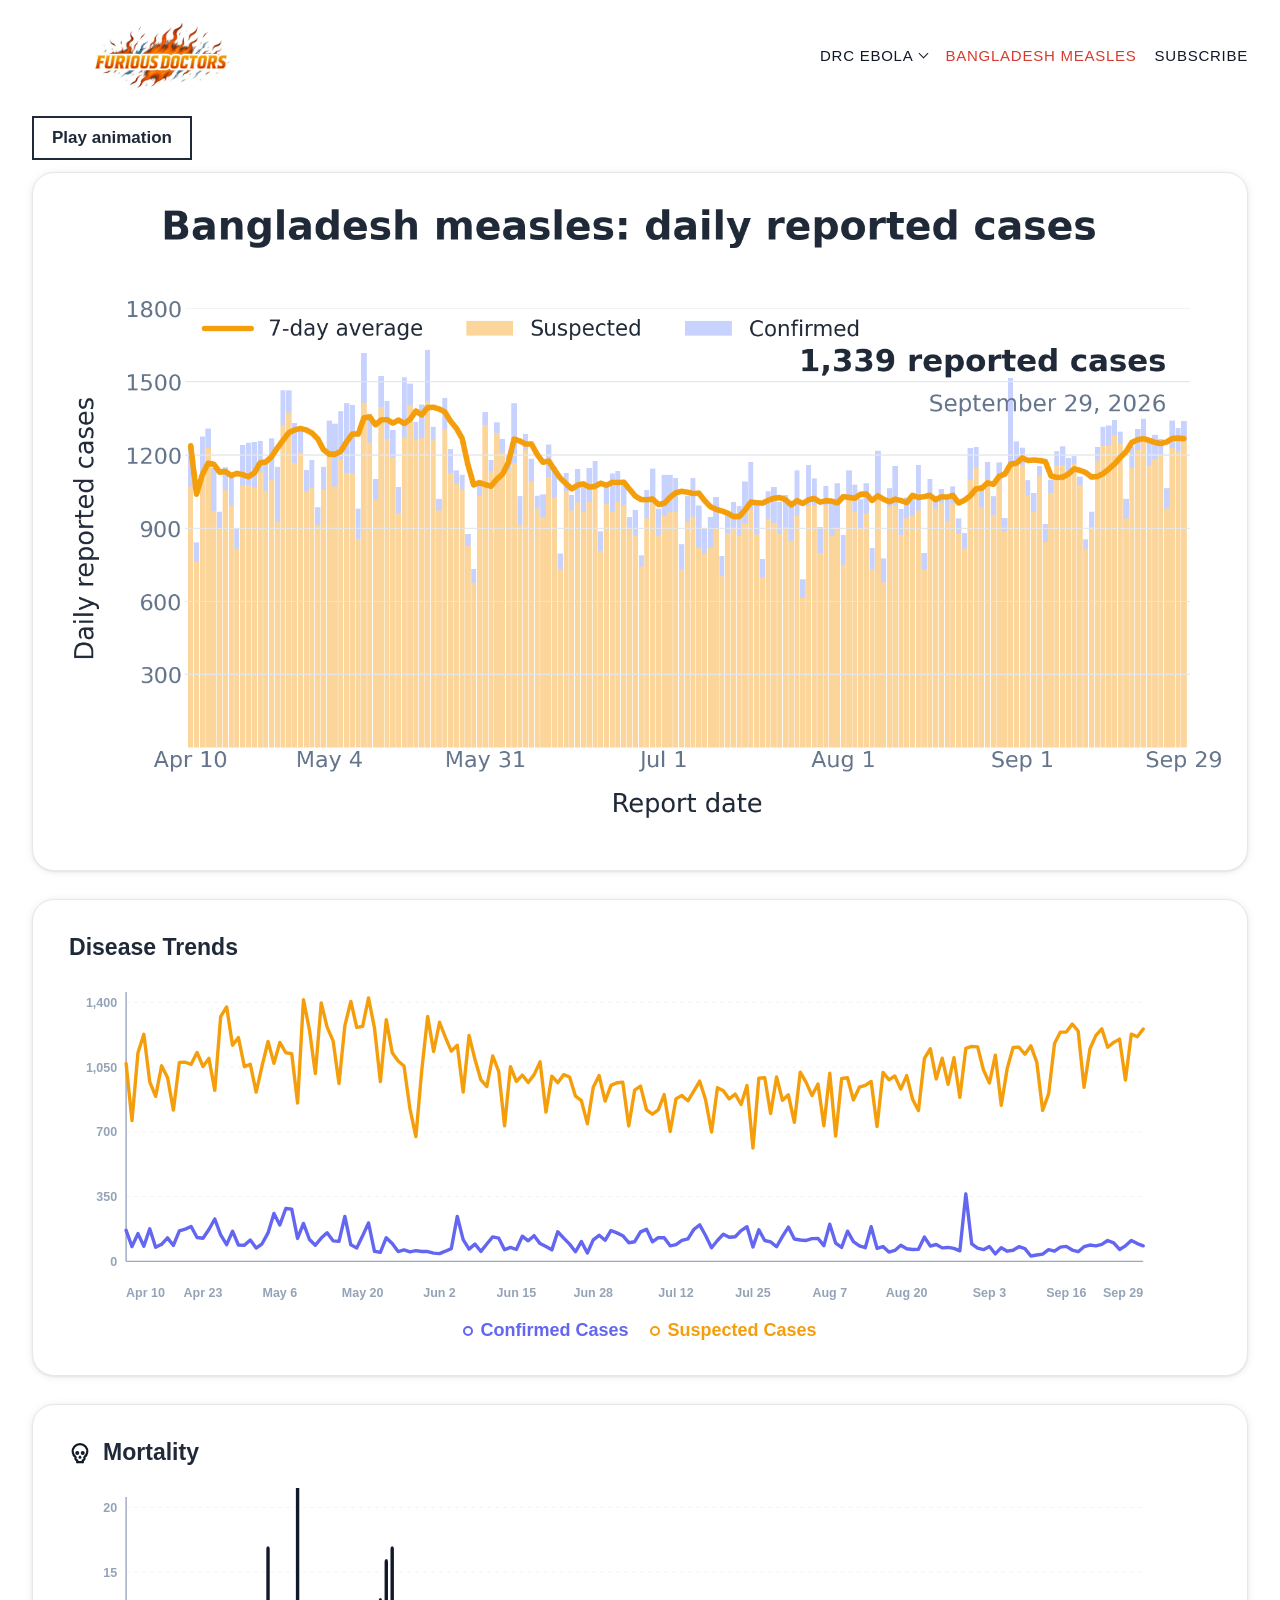
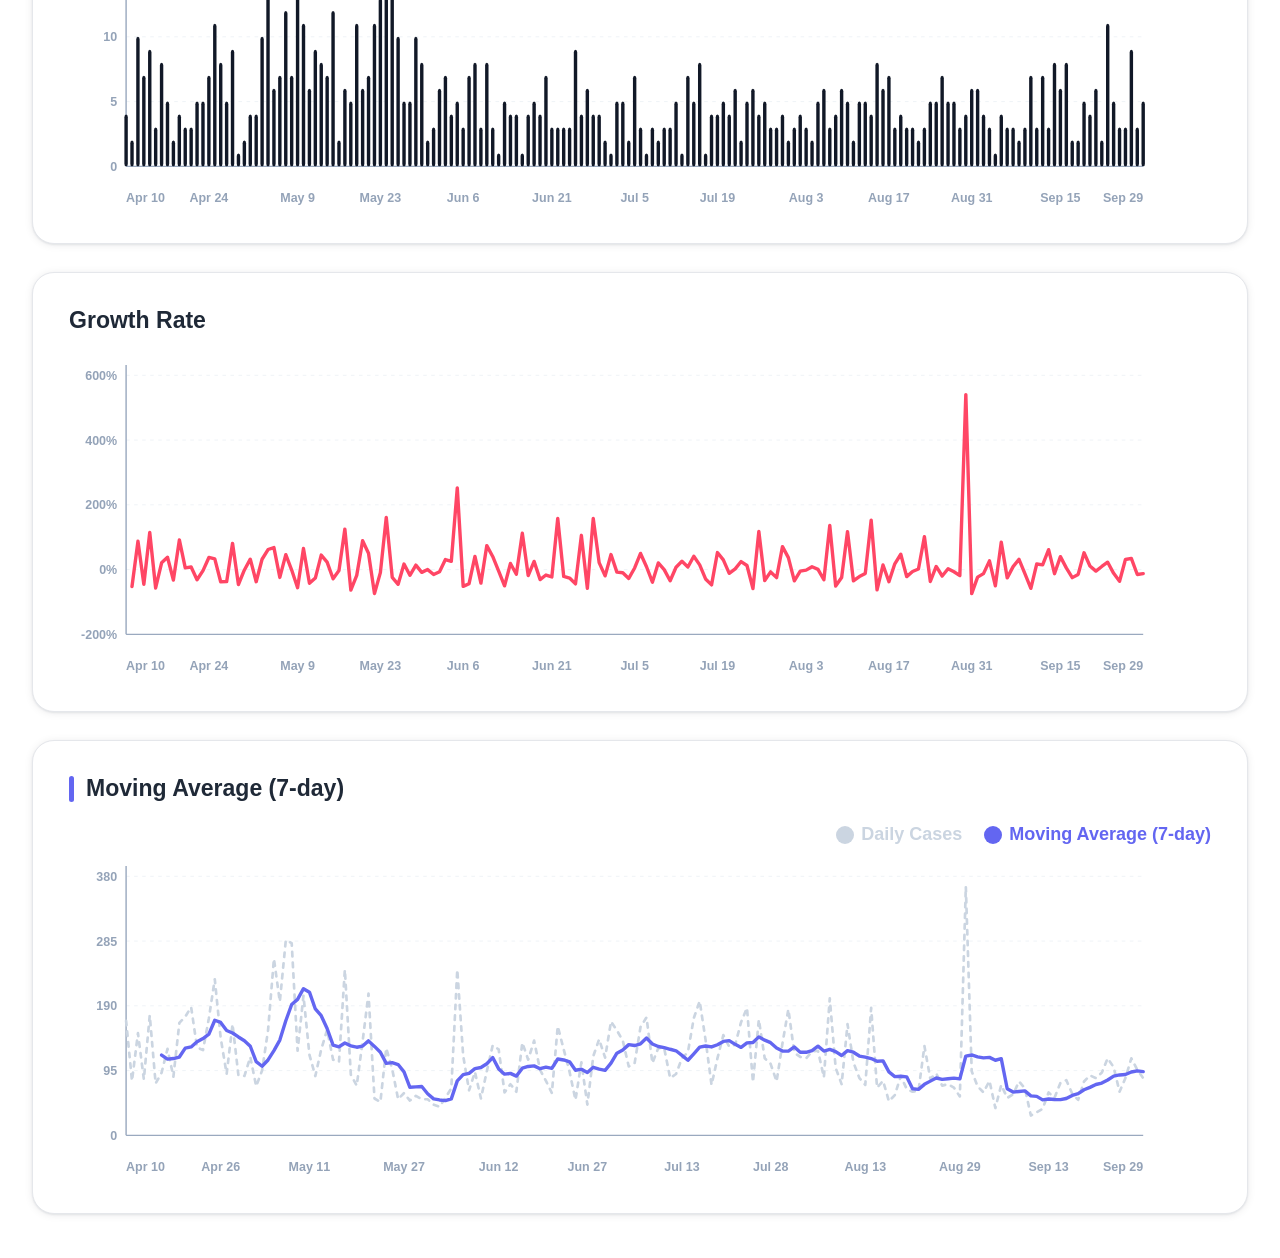
<file: index.html>
<!doctype html>
<html lang="en">
<head>
  <meta charset="utf-8">
  <meta name="viewport" content="width=device-width, initial-scale=1">
  <title>Bangladesh measles - Furious Doctors</title>
  <style>
    :root {
      color-scheme: light;
      --bg: #ffffff;
      --fg: #1f2937;
      --muted: #94a3b8;
      --card-line: #e5e7eb;
      --grid: #eef2f7;
      --nav: #111827;
      --active: #d63a2e;
      --confirmed: #6366f1;
      --suspected: #f59e0b;
      --mortality: #111827;
      --growth: #ff4665;
      --daily: #cbd5e1;
      --shadow: 0 1px 2px rgba(15, 23, 42, 0.08), 0 1px 8px rgba(15, 23, 42, 0.08);
    }

    * {
      box-sizing: border-box;
    }

    body {
      margin: 0;
      background: var(--bg);
      color: var(--fg);
      font-family: Arial, Helvetica, sans-serif;
    }

    .site-header {
      display: flex;
      align-items: center;
      justify-content: space-between;
      gap: 28px;
      padding: 20px 32px 6px;
    }

    .brand {
      display: block;
      width: 260px;
      height: 70px;
      overflow: hidden;
      background: #fff;
    }

    .brand img {
      width: 100%;
      height: 100%;
      display: block;
      object-fit: contain;
      object-position: center;
    }

    nav {
      display: flex;
      flex-wrap: wrap;
      gap: 18px;
      justify-content: flex-end;
    }

    nav a {
      color: var(--nav);
      font-size: 15px;
      text-decoration: none;
      text-transform: uppercase;
      letter-spacing: 0.05em;
    }

    nav a:hover,
    nav a[aria-current="page"] {
      color: var(--active);
    }

    main {
      padding: 20px 32px 44px;
    }

    .animation-panel {
      width: min(100%, 1500px);
      margin: 0 auto 28px;
    }

    .animation-header {
      display: flex;
      align-items: center;
      justify-content: flex-start;
      gap: 18px;
      margin: 0 0 12px;
    }

    .play-button {
      appearance: none;
      border: 2px solid var(--fg);
      background: transparent;
      color: var(--fg);
      border-radius: 0;
      padding: 10px 18px;
      min-width: 158px;
      font: inherit;
      font-size: 17px;
      font-weight: 700;
      cursor: pointer;
    }

    .play-button:hover {
      border-color: var(--confirmed);
      color: var(--confirmed);
    }

    .video-wrap {
      width: 100%;
      border: 1px solid var(--card-line);
      border-radius: 22px;
      padding: 16px;
      box-shadow: var(--shadow);
      background: #fff;
    }

    video {
      display: block;
      width: 100%;
      height: auto;
    }

    .charts {
      display: grid;
      grid-template-columns: 1fr;
      gap: 28px;
      width: min(100%, 1500px);
      margin: 0 auto;
    }

    .chart-card {
      min-width: 0;
      border: 1px solid var(--card-line);
      border-radius: 22px;
      padding: 34px 36px 34px;
      box-shadow: var(--shadow);
      background: #fff;
    }

    .chart-title-row {
      display: flex;
      align-items: center;
      gap: 12px;
      margin: 0 0 22px;
    }

    .chart-title {
      margin: 0;
      color: var(--fg);
      font-size: clamp(22px, 1.8vw, 28px);
      font-weight: 800;
      letter-spacing: 0;
    }

    .title-icon {
      color: var(--mortality);
      display: inline-flex;
      width: 22px;
      height: 22px;
      line-height: 1;
    }

    .title-icon svg {
      display: block;
      width: 100%;
      height: 100%;
      stroke: currentColor;
    }

    .title-mark {
      width: 5px;
      height: 26px;
      border-radius: 999px;
      background: var(--confirmed);
    }

    .chart {
      width: 100%;
    }

    .status {
      grid-column: 1 / -1;
      margin: 0;
      color: var(--muted);
      font-size: 18px;
    }

    svg {
      display: block;
      width: 100%;
      height: auto;
      overflow: hidden;
    }

    .axis {
      stroke: #9aa9bf;
      stroke-width: 1.6;
    }

    .grid {
      stroke: var(--grid);
      stroke-width: 1;
      stroke-dasharray: 4 5;
    }

    .series-line {
      fill: none;
      stroke-width: 3.8;
      stroke-linecap: round;
      stroke-linejoin: round;
    }

    .daily-line {
      fill: none;
      stroke: var(--daily);
      stroke-width: 3;
      stroke-dasharray: 5 7;
      stroke-linecap: round;
      stroke-linejoin: round;
    }

    .bar {
      fill: var(--mortality);
      rx: 3;
    }

    .tick-label {
      fill: var(--muted);
      font-size: 14px;
      font-weight: 700;
    }

    .legend {
      display: flex;
      align-items: center;
      justify-content: center;
      flex-wrap: wrap;
      gap: 22px;
      margin: 16px 0 0;
      color: var(--muted);
      font-size: 18px;
      font-weight: 700;
    }

    .legend.top {
      justify-content: flex-end;
      margin: 0 0 12px;
    }

    .legend-item {
      display: inline-flex;
      align-items: center;
      gap: 7px;
    }

    .legend-dot {
      width: 10px;
      height: 10px;
      border: 2px solid currentColor;
      border-radius: 50%;
    }

    .legend-solid {
      width: 18px;
      height: 18px;
      border-radius: 50%;
      background: currentColor;
    }

    @media (max-width: 760px) {
      .site-header {
        align-items: flex-start;
        flex-direction: column;
        padding: 18px 18px 4px;
      }

      nav {
        justify-content: flex-start;
      }

      main {
        padding: 18px;
      }

      .animation-header {
        align-items: flex-start;
        flex-direction: column;
      }

      .video-wrap {
        border-radius: 16px;
        padding: 10px;
      }

      .chart-card {
        border-radius: 16px;
        padding: 22px 16px 24px;
      }

      .brand {
        width: 230px;
        height: 62px;
      }

      .tick-label {
        font-size: 16px;
      }
    }
  </style>
  <link rel="stylesheet" href="public/assets/navigation.css">
  <script src="public/assets/navigation.js" defer></script>
</head>
<body>
  <header class="site-header">
    <a class="brand" href="index.html" aria-label="Furious Doctors">
      <img src="public/assets/brand/furious-doctors-logo-whitebg.jpg" alt="Furious Doctors">
    </a>
    <nav aria-label="Main navigation">
      <div class="nav-dropdown">
        <button class="nav-dropdown-toggle" type="button" aria-expanded="false" aria-controls="drc-ebola-menu">DRC Ebola</button>
        <div class="nav-dropdown-menu" id="drc-ebola-menu" hidden>
          <a href="drc-ebola.html">Outbreak trajectory</a>
          <a href="dr-sheik-humarr-khan.html">Dr. Sheik Humarr Khan</a>
        </div>
      </div>
      <a href="index.html" aria-current="page">Bangladesh measles</a>
      <a href="https://furiousdoctors.substack.com/subscribe">Subscribe</a>
    </nav>
  </header>

  <main>
    <section class="animation-panel" aria-label="Bangladesh cumulative measles cases animation">
      <div class="animation-header">
        <button class="play-button" type="button" id="playButton" aria-controls="measlesAnimationVideo">Play animation</button>
      </div>
      <div class="video-wrap">
        <video id="measlesAnimationVideo" playsinline preload="metadata" poster="public/assets/measles/bangladesh_measles_cumulative_still_1080p.png?v=20261007">
          <source src="public/assets/measles/bangladesh_measles_cumulative_1080p.mp4?v=20261007" type="video/mp4">
        </video>
      </div>
    </section>

    <div class="charts" id="charts">
      <p class="status">Loading Bangladesh measles trends...</p>
    </div>
  </main>

  <script>
    const DATA_URL = "public/assets/measles/national_timeseries.json";
    const chartsEl = document.getElementById("charts");
    const video = document.getElementById("measlesAnimationVideo");
    const playButton = document.getElementById("playButton");

    function syncPlayButton() {
      playButton.textContent = video.paused ? "Play animation" : "Pause animation";
    }

    playButton.addEventListener("click", () => {
      if (video.paused) {
        video.play();
      } else {
        video.pause();
      }
    });

    video.addEventListener("play", syncPlayButton);
    video.addEventListener("pause", syncPlayButton);
    video.addEventListener("ended", syncPlayButton);

    function movingAverage(rows, key, windowSize) {
      return rows.map((row, index) => {
        if (index < windowSize - 1) return null;
        let sum = 0;
        for (let i = index - windowSize + 1; i <= index; i += 1) {
          sum += rows[i][key];
        }
        return { date: row.date, value: sum / windowSize };
      });
    }

    function dailyGrowthRate(rows, key) {
      return rows.map((row, index) => {
        if (index === 0 || rows[index - 1][key] === 0) return null;
        return {
          date: row.date,
          value: ((row[key] - rows[index - 1][key]) / rows[index - 1][key]) * 100
        };
      });
    }

    function formatDate(date) {
      const parsed = new Date(`${date}T00:00:00`);
      return parsed.toLocaleDateString("en-US", { month: "short", day: "numeric" });
    }

    function evenlySpacedTicks(rows, count) {
      const ticks = [];
      const maxIndex = rows.length - 1;
      for (let i = 0; i < count; i += 1) {
        const index = Math.round((maxIndex * i) / (count - 1));
        if (!ticks.some((tick) => tick.index === index)) {
          ticks.push({ index, label: formatDate(rows[index].date) });
        }
      }
      return ticks;
    }

    function numberLabel(value, percent = false) {
      if (percent) return `${Math.round(value)}%`;
      if (Math.abs(value) >= 1000) return Math.round(value).toLocaleString("en-US");
      return Math.round(value).toString();
    }

    function pointsToPath(points) {
      return points.map((point, index) => `${index === 0 ? "M" : "L"}${point.x.toFixed(1)},${point.y.toFixed(1)}`).join(" ");
    }

    function lineSeries(rows, key) {
      return rows.map((row) => ({ date: row.date, value: row[key] }));
    }

    function makeScale(rows, seriesList, options = {}) {
      const width = 1280;
      const height = 360;
      const margin = { top: 10, right: 76, bottom: 48, left: 64 };
      const innerWidth = width - margin.left - margin.right;
      const innerHeight = height - margin.top - margin.bottom;
      const values = seriesList
        .flatMap((series) => series.map((item) => item && item.value))
        .filter((value) => Number.isFinite(value));
      let minValue = options.min ?? Math.min(...values);
      let maxValue = options.max ?? Math.max(...values);

      if (minValue === maxValue) {
        minValue -= 1;
        maxValue += 1;
      }

      const padding = (maxValue - minValue) * 0.04;
      minValue = options.min === undefined ? minValue - padding : minValue;
      maxValue = options.max === undefined ? maxValue + padding : maxValue + padding;

      return {
        width,
        height,
        margin,
        innerWidth,
        innerHeight,
        minValue,
        maxValue,
        x(index) {
          return margin.left + (index / Math.max(rows.length - 1, 1)) * innerWidth;
        },
        y(value) {
          return margin.top + ((maxValue - value) / (maxValue - minValue)) * innerHeight;
        }
      };
    }

    function renderAxes(rows, scale, yTicks, options = {}) {
      const xTicks = evenlySpacedTicks(rows, options.xTickCount || 12);
      const yLabels = yTicks.map((tick) => {
        const y = scale.y(tick);
        return `
          <line class="grid" x1="${scale.margin.left}" y1="${y}" x2="${scale.width - scale.margin.right}" y2="${y}"></line>
          <text class="tick-label" x="${scale.margin.left - 10}" y="${y + 5}" text-anchor="end">${numberLabel(tick, options.percent)}</text>
        `;
      }).join("");
      const xLabels = xTicks.map((tick) => {
        const x = scale.x(tick.index);
        const maxIndex = rows.length - 1;
        const anchor = tick.index === 0 ? "start" : tick.index === maxIndex ? "end" : "middle";
        return `<text class="tick-label" x="${x}" y="${scale.height - 8}" text-anchor="${anchor}">${tick.label}</text>`;
      }).join("");

      return `
        ${yLabels}
        <line class="axis" x1="${scale.margin.left}" y1="${scale.margin.top}" x2="${scale.margin.left}" y2="${scale.height - scale.margin.bottom}"></line>
        <line class="axis" x1="${scale.margin.left}" y1="${scale.height - scale.margin.bottom}" x2="${scale.width - scale.margin.right}" y2="${scale.height - scale.margin.bottom}"></line>
        ${xLabels}
      `;
    }

    function pathForSeries(series, scale) {
      const points = series
        .map((item, index) => item && Number.isFinite(item.value) ? { x: scale.x(index), y: scale.y(item.value) } : null)
        .filter(Boolean);
      return pointsToPath(points);
    }

    function renderCard(id, title, body, options = {}) {
      return `
        <section class="chart-card" id="${id}">
          <div class="chart-title-row">
            ${options.icon ? `<span class="title-icon" aria-hidden="true">${options.icon}</span>` : ""}
            ${options.mark ? `<span class="title-mark" aria-hidden="true"></span>` : ""}
            <h2 class="chart-title">${title}</h2>
          </div>
          ${body}
        </section>
      `;
    }

    function renderDiseaseTrends(rows) {
      const suspected = lineSeries(rows, "suspected");
      const confirmed = lineSeries(rows, "confirmed");
      const scale = makeScale(rows, [suspected, confirmed], { min: 0, max: 1400 });
      const svg = `
        <div class="chart">
          <svg viewBox="0 0 ${scale.width} ${scale.height}" role="img" aria-label="Disease trends">
            ${renderAxes(rows, scale, [0, 350, 700, 1050, 1400], { xTickCount: 14 })}
            <path class="series-line" stroke="var(--confirmed)" d="${pathForSeries(confirmed, scale)}"></path>
            <path class="series-line" stroke="var(--suspected)" d="${pathForSeries(suspected, scale)}"></path>
          </svg>
          <div class="legend">
            <span class="legend-item" style="color: var(--confirmed)"><span class="legend-dot"></span>Confirmed Cases</span>
            <span class="legend-item" style="color: var(--suspected)"><span class="legend-dot"></span>Suspected Cases</span>
          </div>
        </div>
      `;
      return renderCard("diseaseTrend", "Disease Trends", svg);
    }

    function renderMortality(rows) {
      const deaths = lineSeries(rows, "deaths");
      const scale = makeScale(rows, [deaths], { min: 0, max: 20 });
      const barWidth = Math.max(3, (scale.innerWidth / rows.length) * 0.58);
      const bars = deaths.map((item, index) => {
        const x = scale.x(index) - barWidth / 2;
        const y = scale.y(item.value);
        const h = scale.height - scale.margin.bottom - y;
        return `<rect class="bar" x="${x}" y="${y}" width="${barWidth}" height="${Math.max(h, 1)}"></rect>`;
      }).join("");
      const svg = `
        <div class="chart">
          <svg viewBox="0 0 ${scale.width} ${scale.height}" role="img" aria-label="Mortality">
            ${renderAxes(rows, scale, [0, 5, 10, 15, 20], { xTickCount: 13 })}
            ${bars}
          </svg>
        </div>
      `;
      const skullIcon = `<svg viewBox="0 0 24 24" fill="none" stroke-width="2.4" stroke-linecap="round" stroke-linejoin="round"><path d="M15 22v-2a2 2 0 0 0 1.6-3.2A8 8 0 1 0 7.4 16.8 2 2 0 0 0 9 20v2"></path><path d="M9 22h6"></path><circle cx="9" cy="12" r="1"></circle><circle cx="15" cy="12" r="1"></circle><path d="m12.5 17-.5-1-.5 1"></path></svg>`;
      return renderCard("mortality", "Mortality", svg, { icon: skullIcon });
    }

    function renderGrowthRate(rows) {
      const growth = dailyGrowthRate(rows, "confirmed");
      const scale = makeScale(rows, [growth], { min: -200, max: 600 });
      const svg = `
        <div class="chart">
          <svg viewBox="0 0 ${scale.width} ${scale.height}" role="img" aria-label="Growth rate">
            ${renderAxes(rows, scale, [-200, 0, 200, 400, 600], { percent: true, xTickCount: 13 })}
            <path class="series-line" stroke="var(--growth)" d="${pathForSeries(growth, scale)}"></path>
          </svg>
        </div>
      `;
      return renderCard("growthRate", "Growth Rate", svg);
    }

    function renderMovingAverage(rows) {
      const confirmed = lineSeries(rows, "confirmed");
      const average = movingAverage(rows, "confirmed", 7);
      const scale = makeScale(rows, [confirmed, average], { min: 0, max: 380 });
      const svg = `
        <div class="legend top">
          <span class="legend-item" style="color: var(--daily)"><span class="legend-solid"></span>Daily Cases</span>
          <span class="legend-item" style="color: var(--confirmed)"><span class="legend-solid"></span>Moving Average (7-day)</span>
        </div>
        <div class="chart">
          <svg viewBox="0 0 ${scale.width} ${scale.height}" role="img" aria-label="Moving average 7-day">
            ${renderAxes(rows, scale, [0, 95, 190, 285, 380], { xTickCount: 12 })}
            <path class="daily-line" d="${pathForSeries(confirmed, scale)}"></path>
            <path class="series-line" stroke="var(--confirmed)" d="${pathForSeries(average, scale)}"></path>
          </svg>
        </div>
      `;
      return renderCard("movingAverage", "Moving Average (7-day)", svg, { mark: true });
    }

    async function init() {
      const response = await fetch(DATA_URL);
      if (!response.ok) throw new Error(`Could not load ${DATA_URL}`);
      const rows = await response.json();

      chartsEl.innerHTML = [
        renderDiseaseTrends(rows),
        renderMortality(rows),
        renderGrowthRate(rows),
        renderMovingAverage(rows)
      ].join("");
    }

    init().catch((error) => {
      chartsEl.innerHTML = `<p class="status">Could not load Bangladesh measles data.</p>`;
      console.error(error);
    });
  </script>
</body>
</html>
</file>
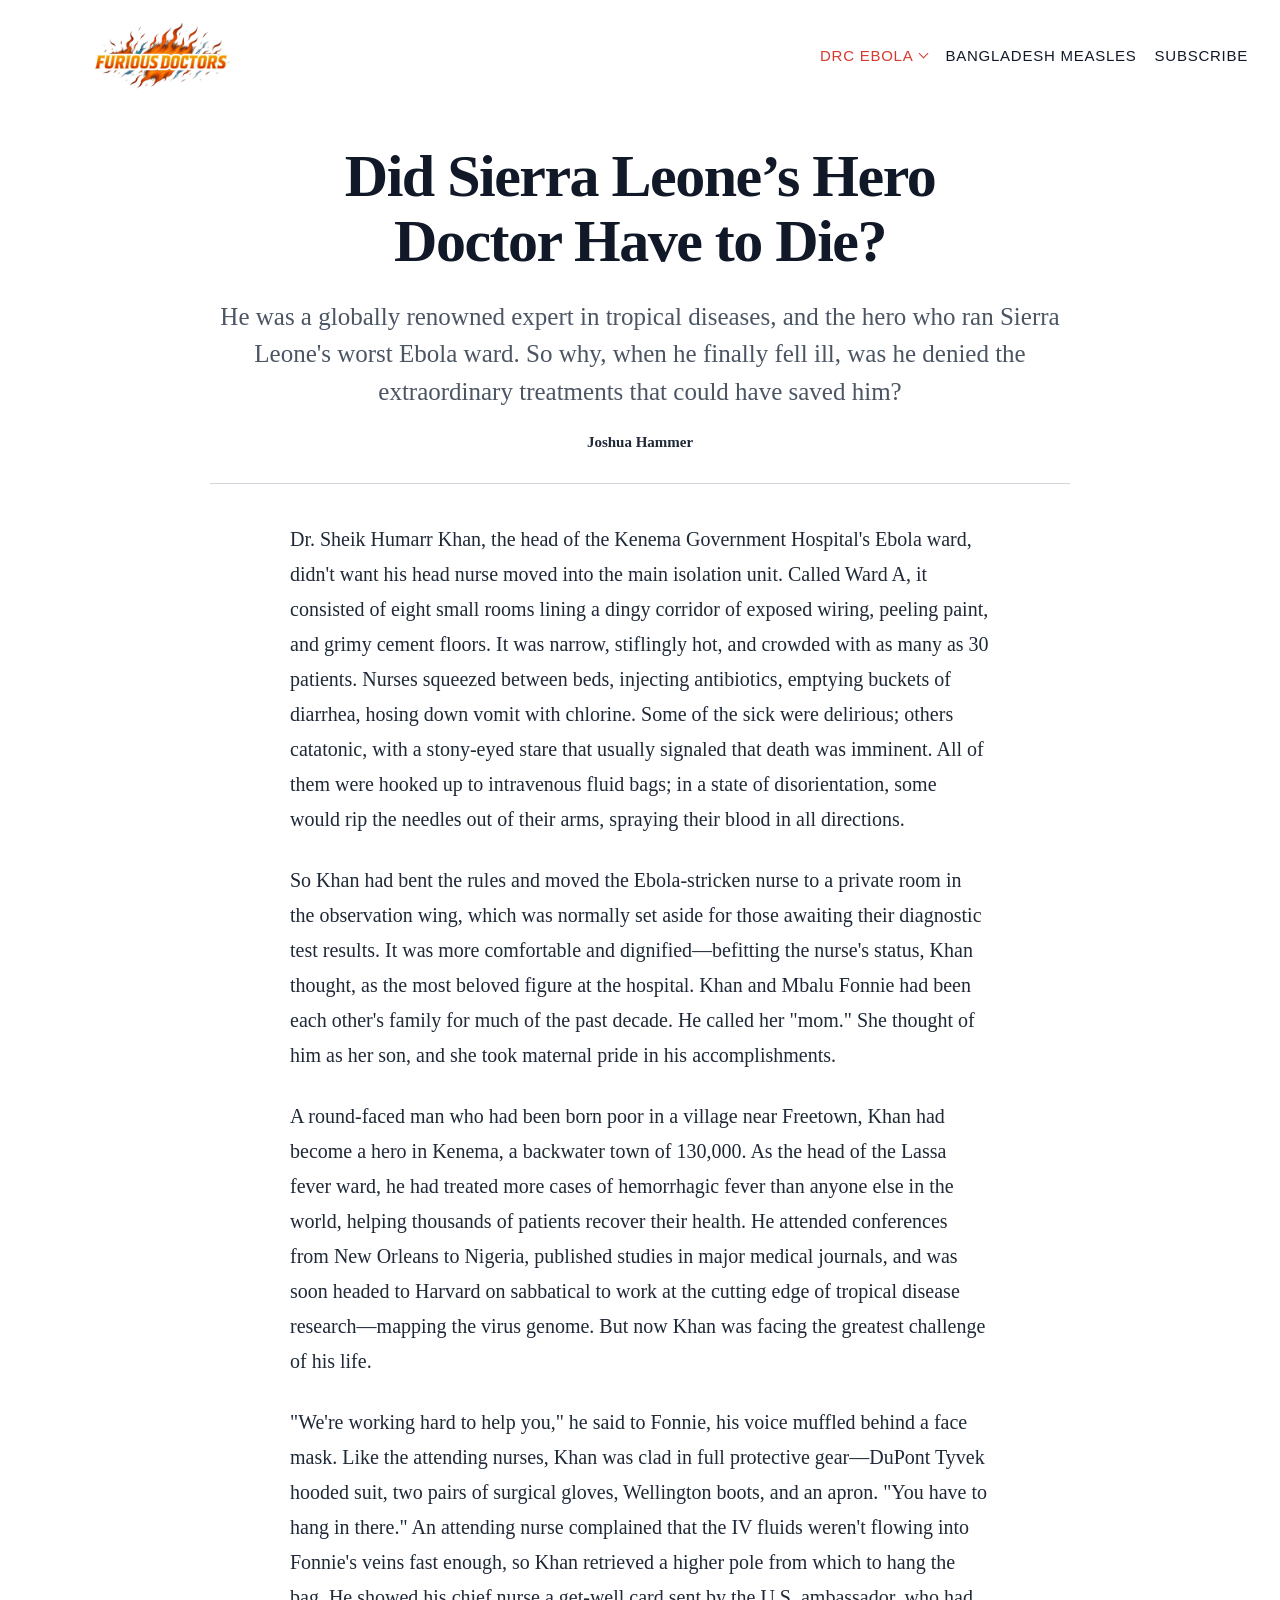
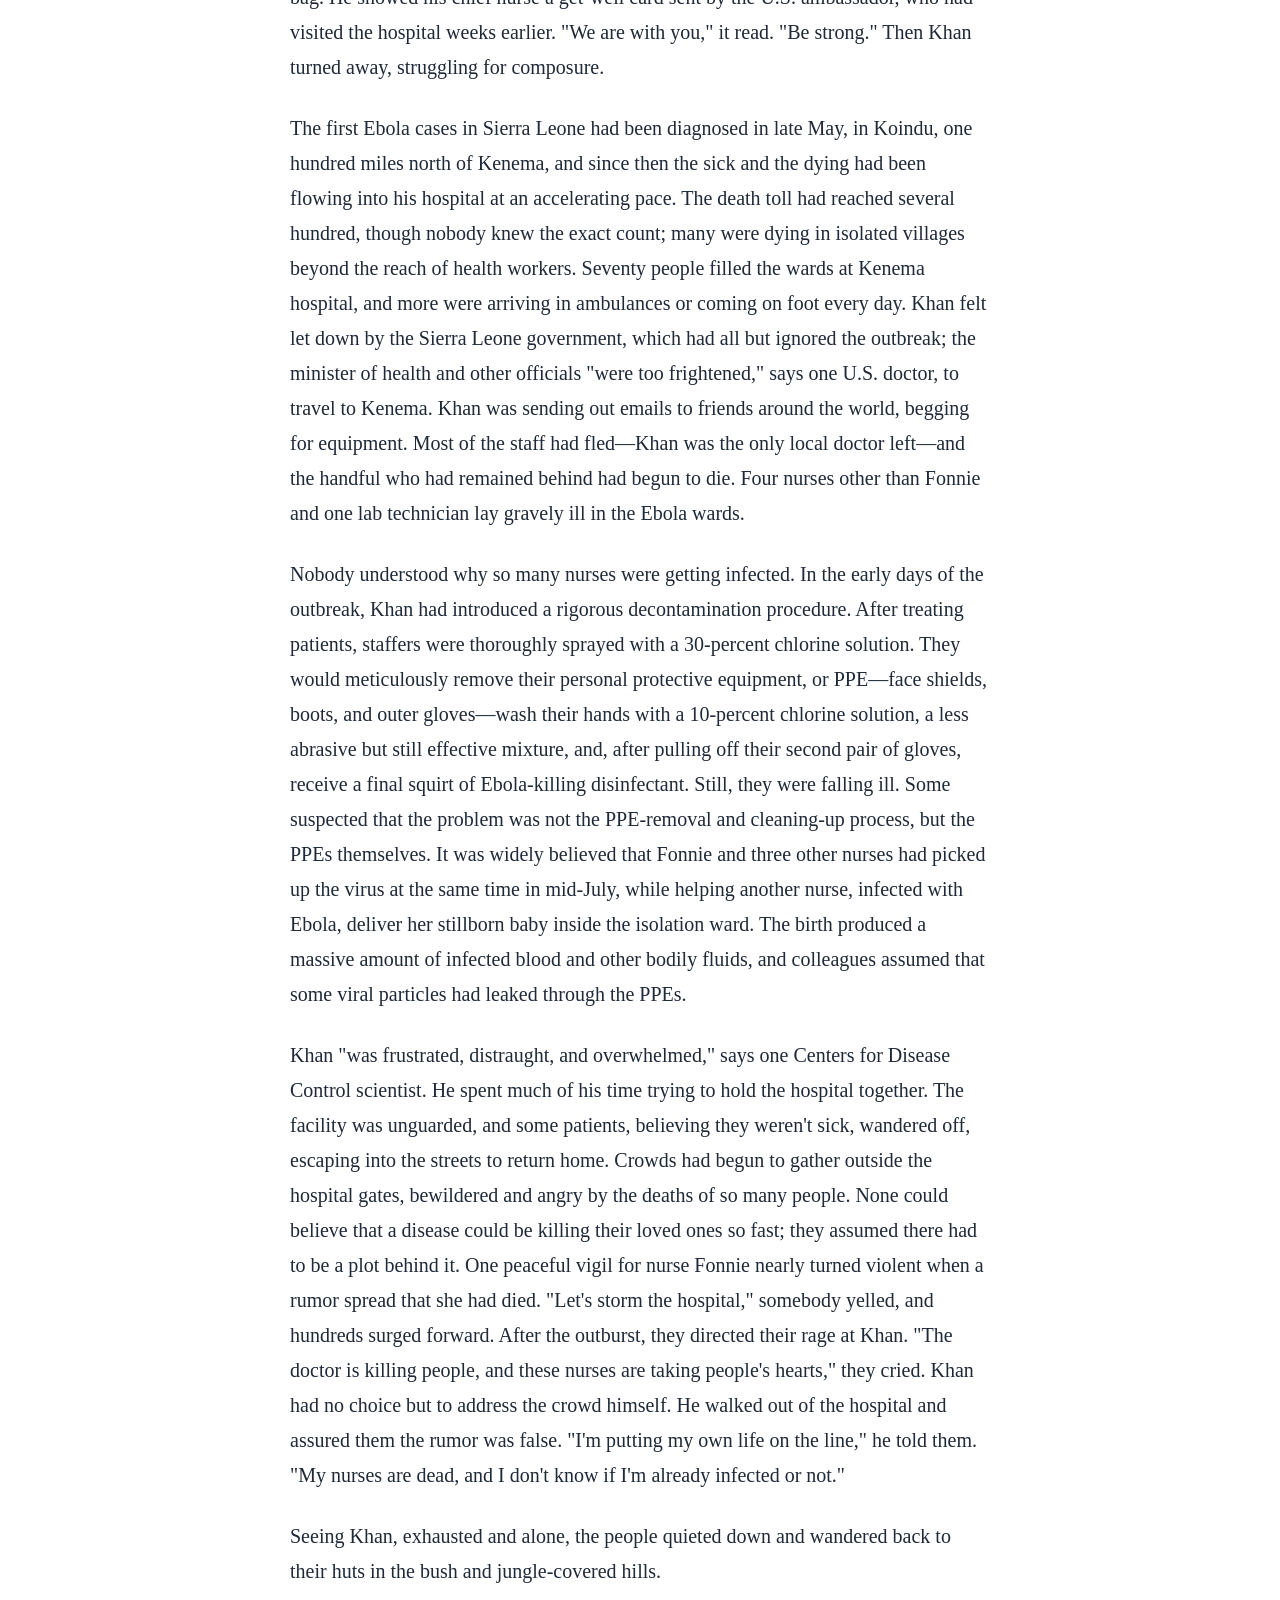
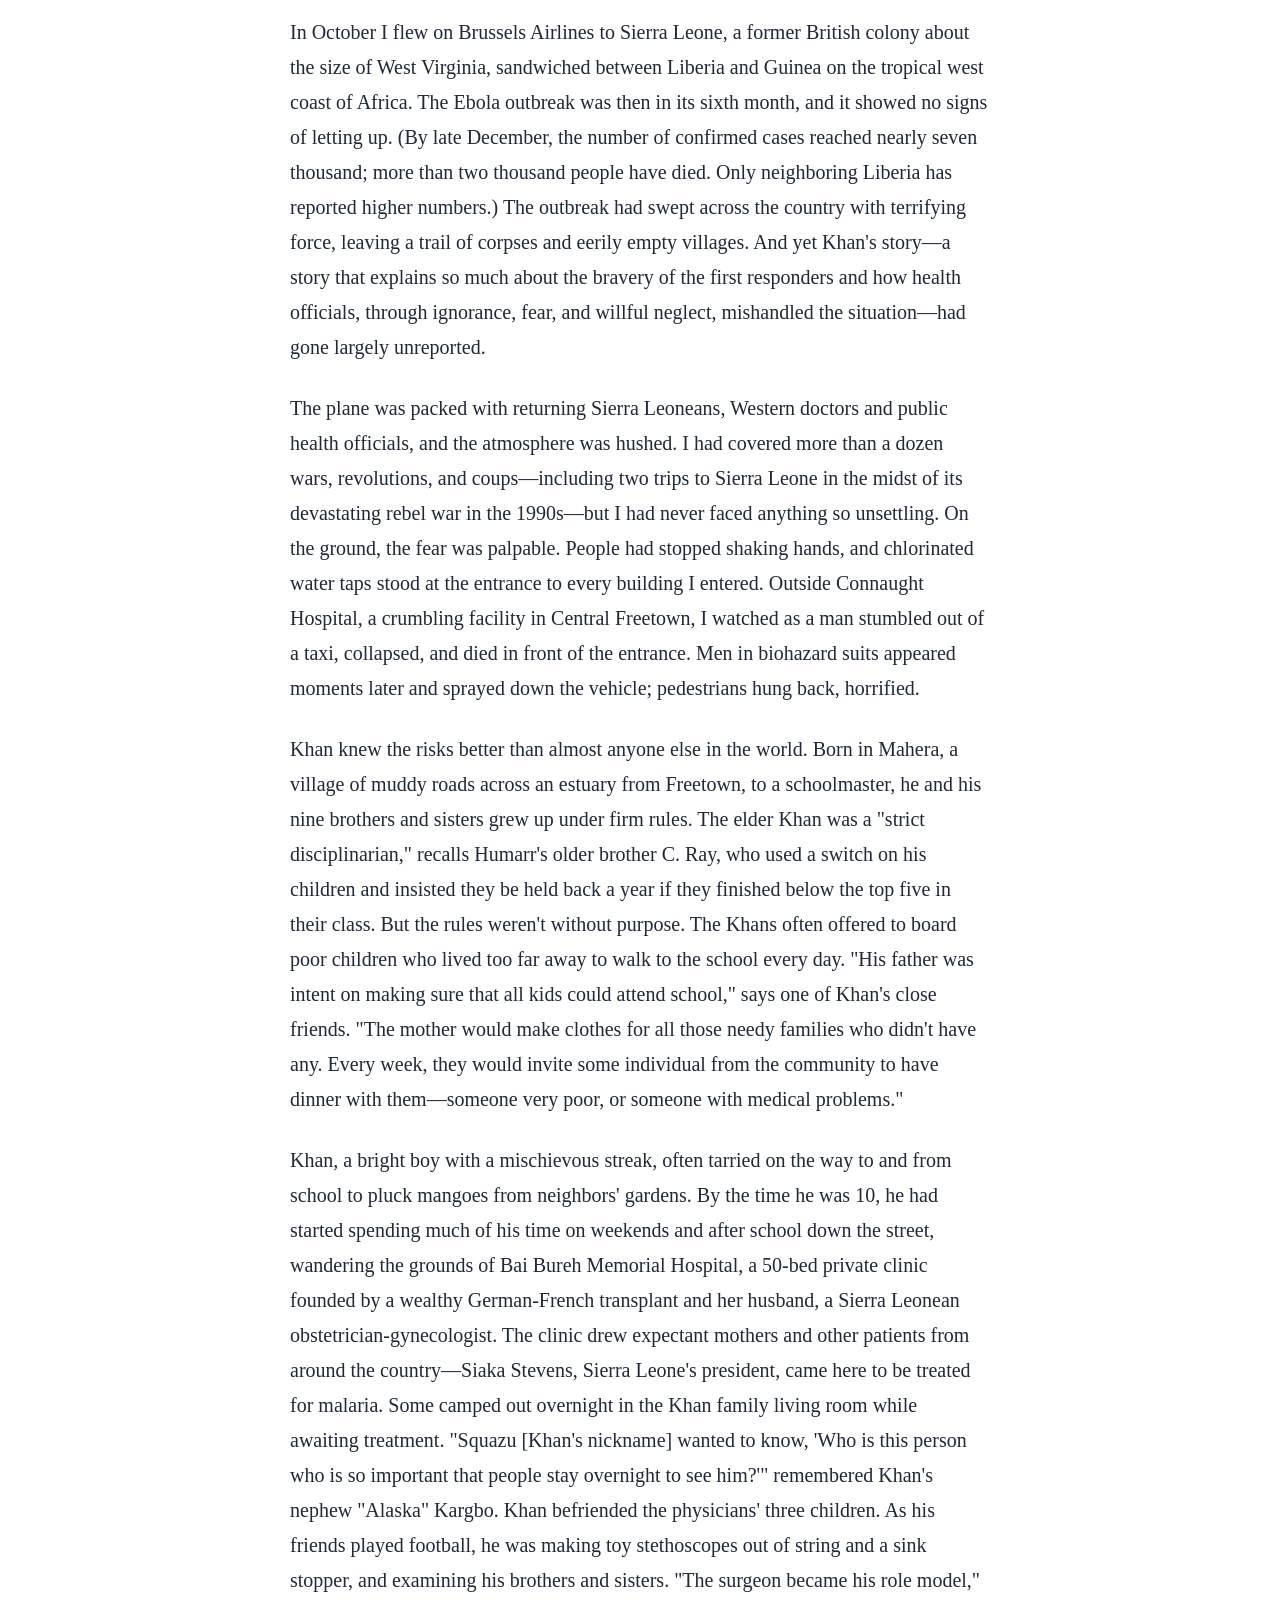
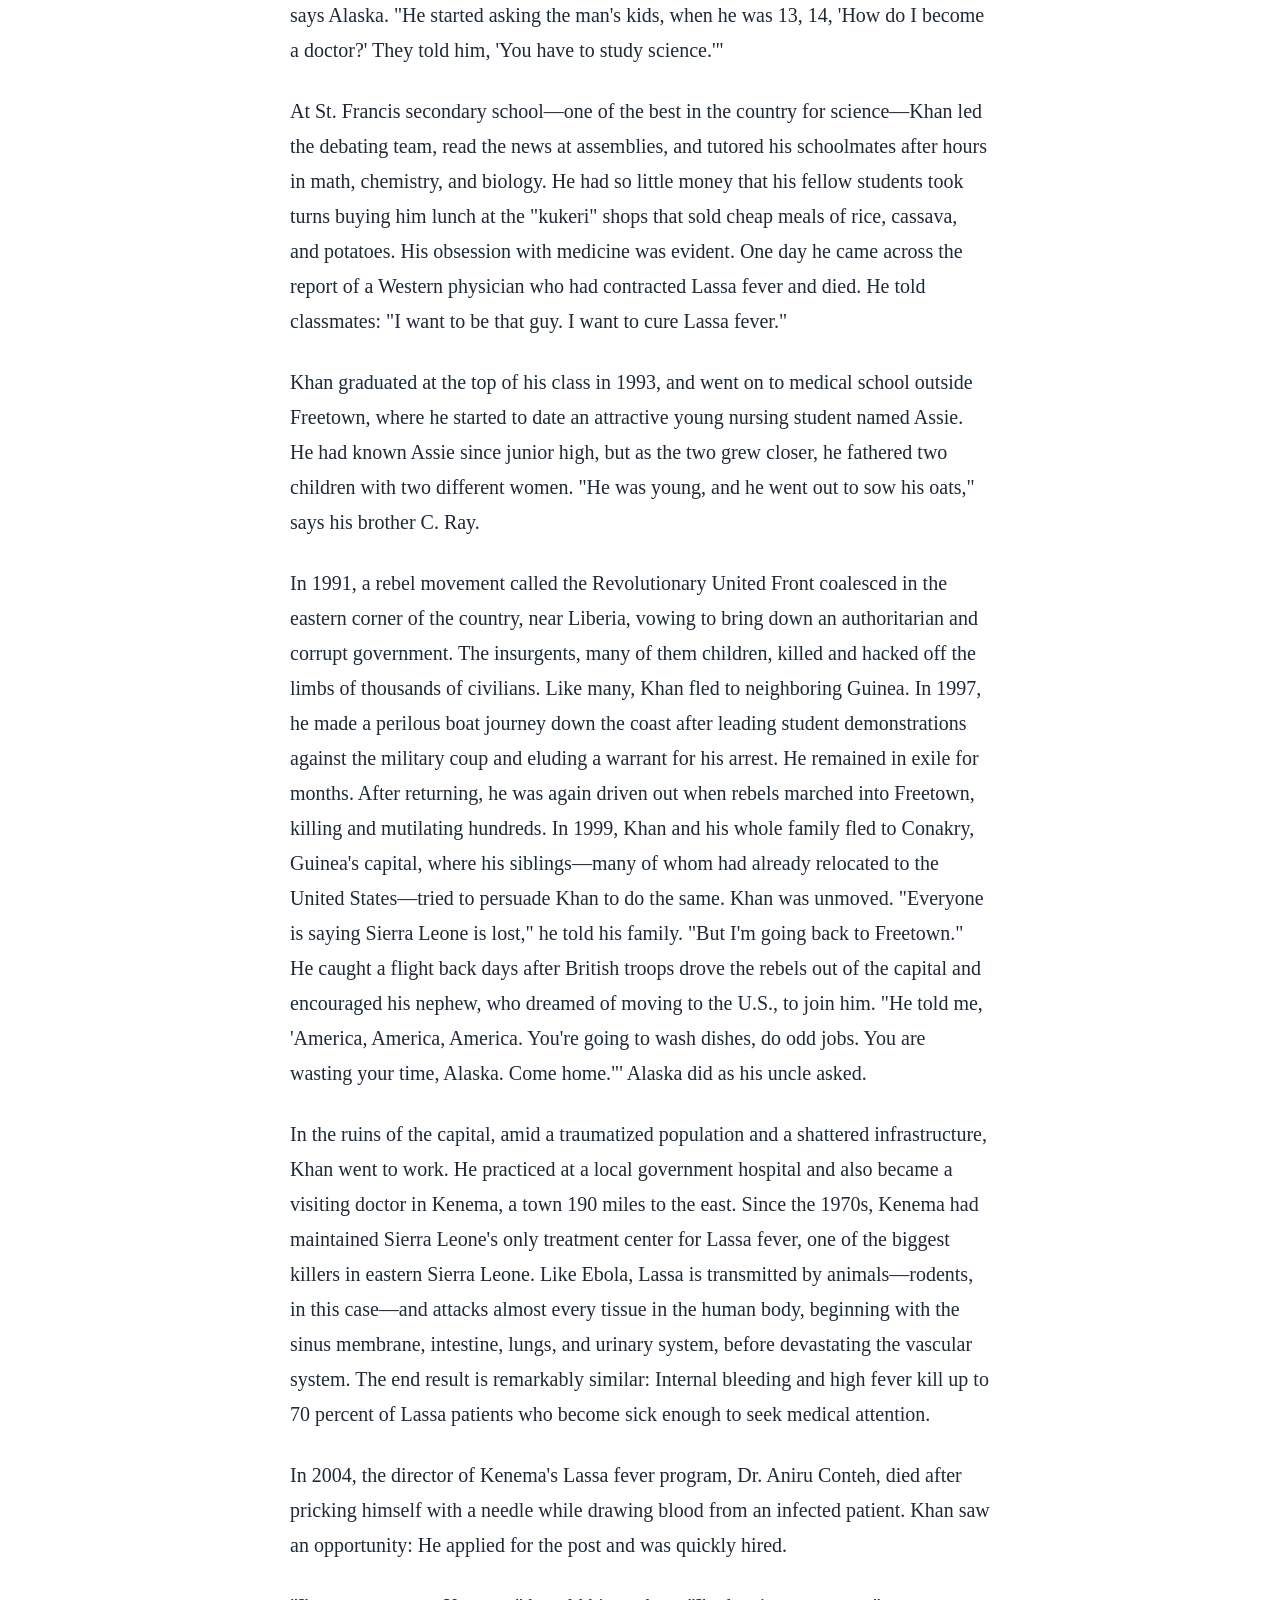
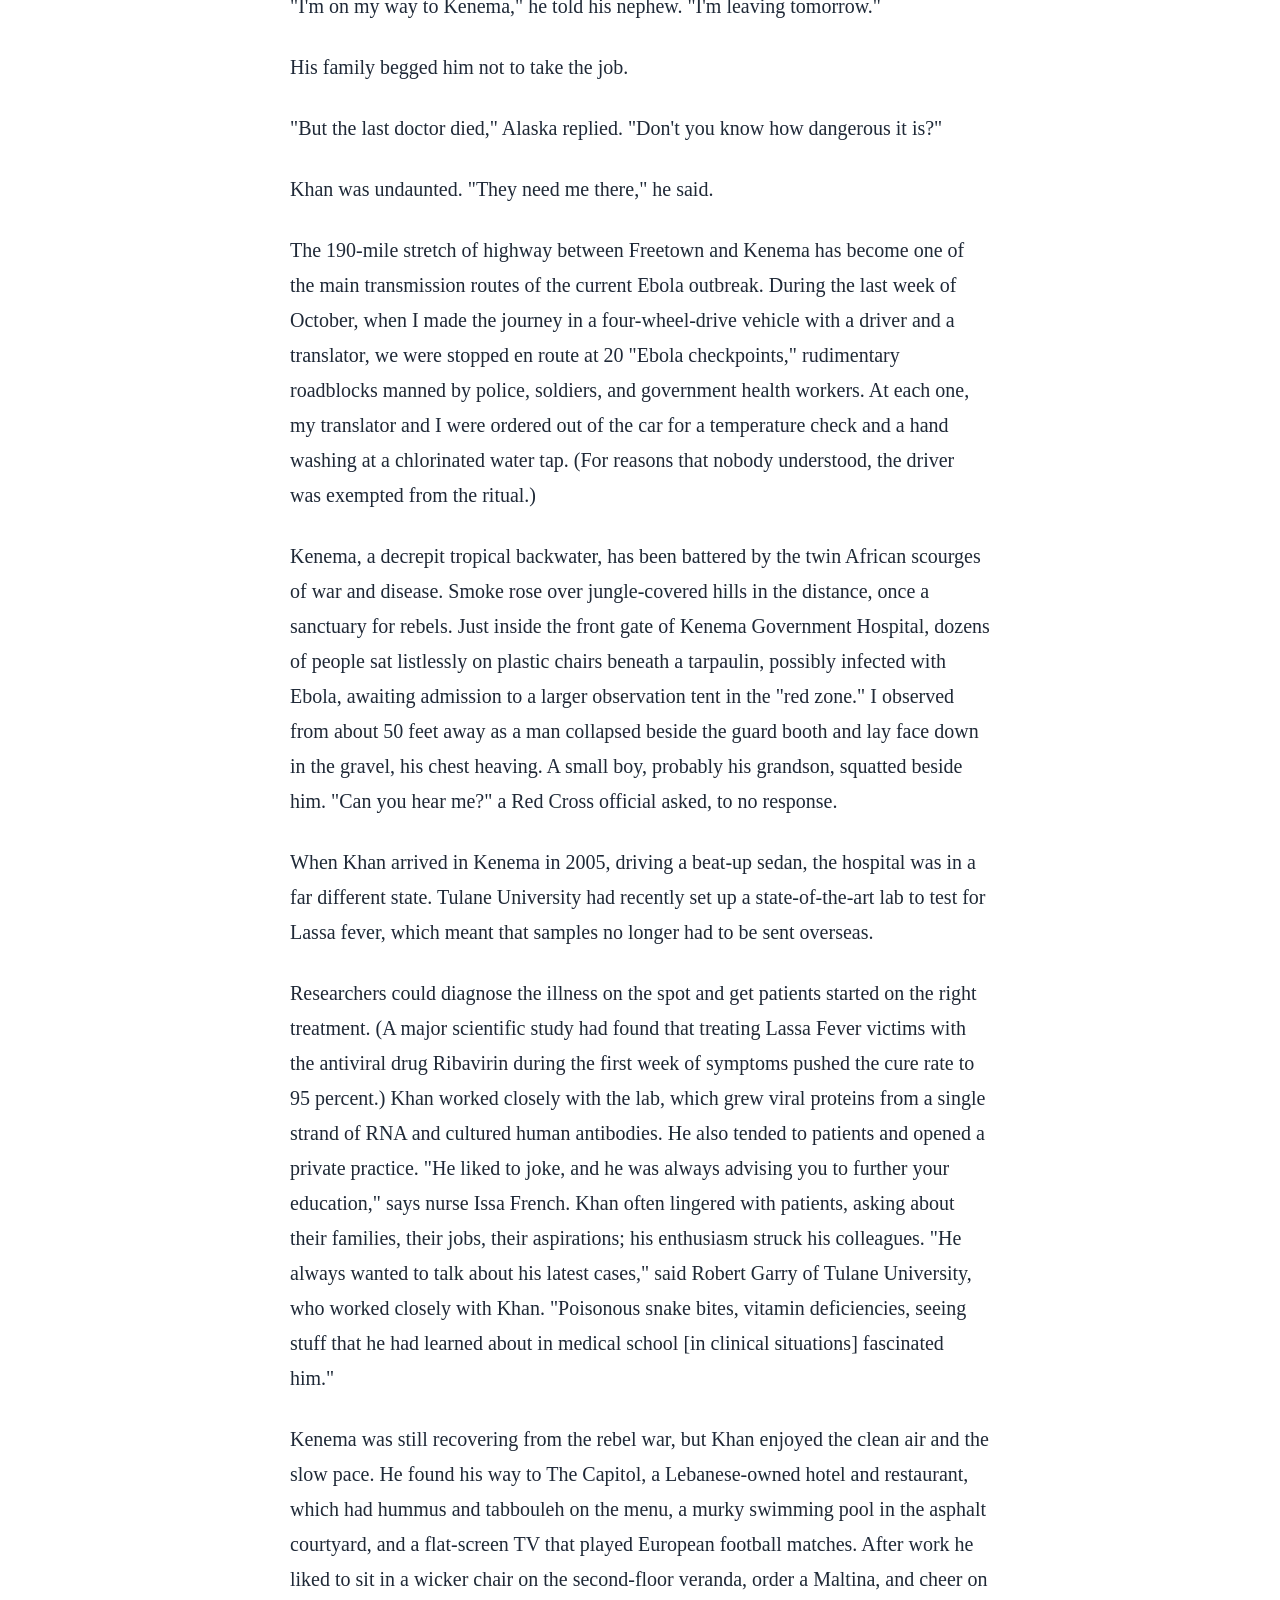
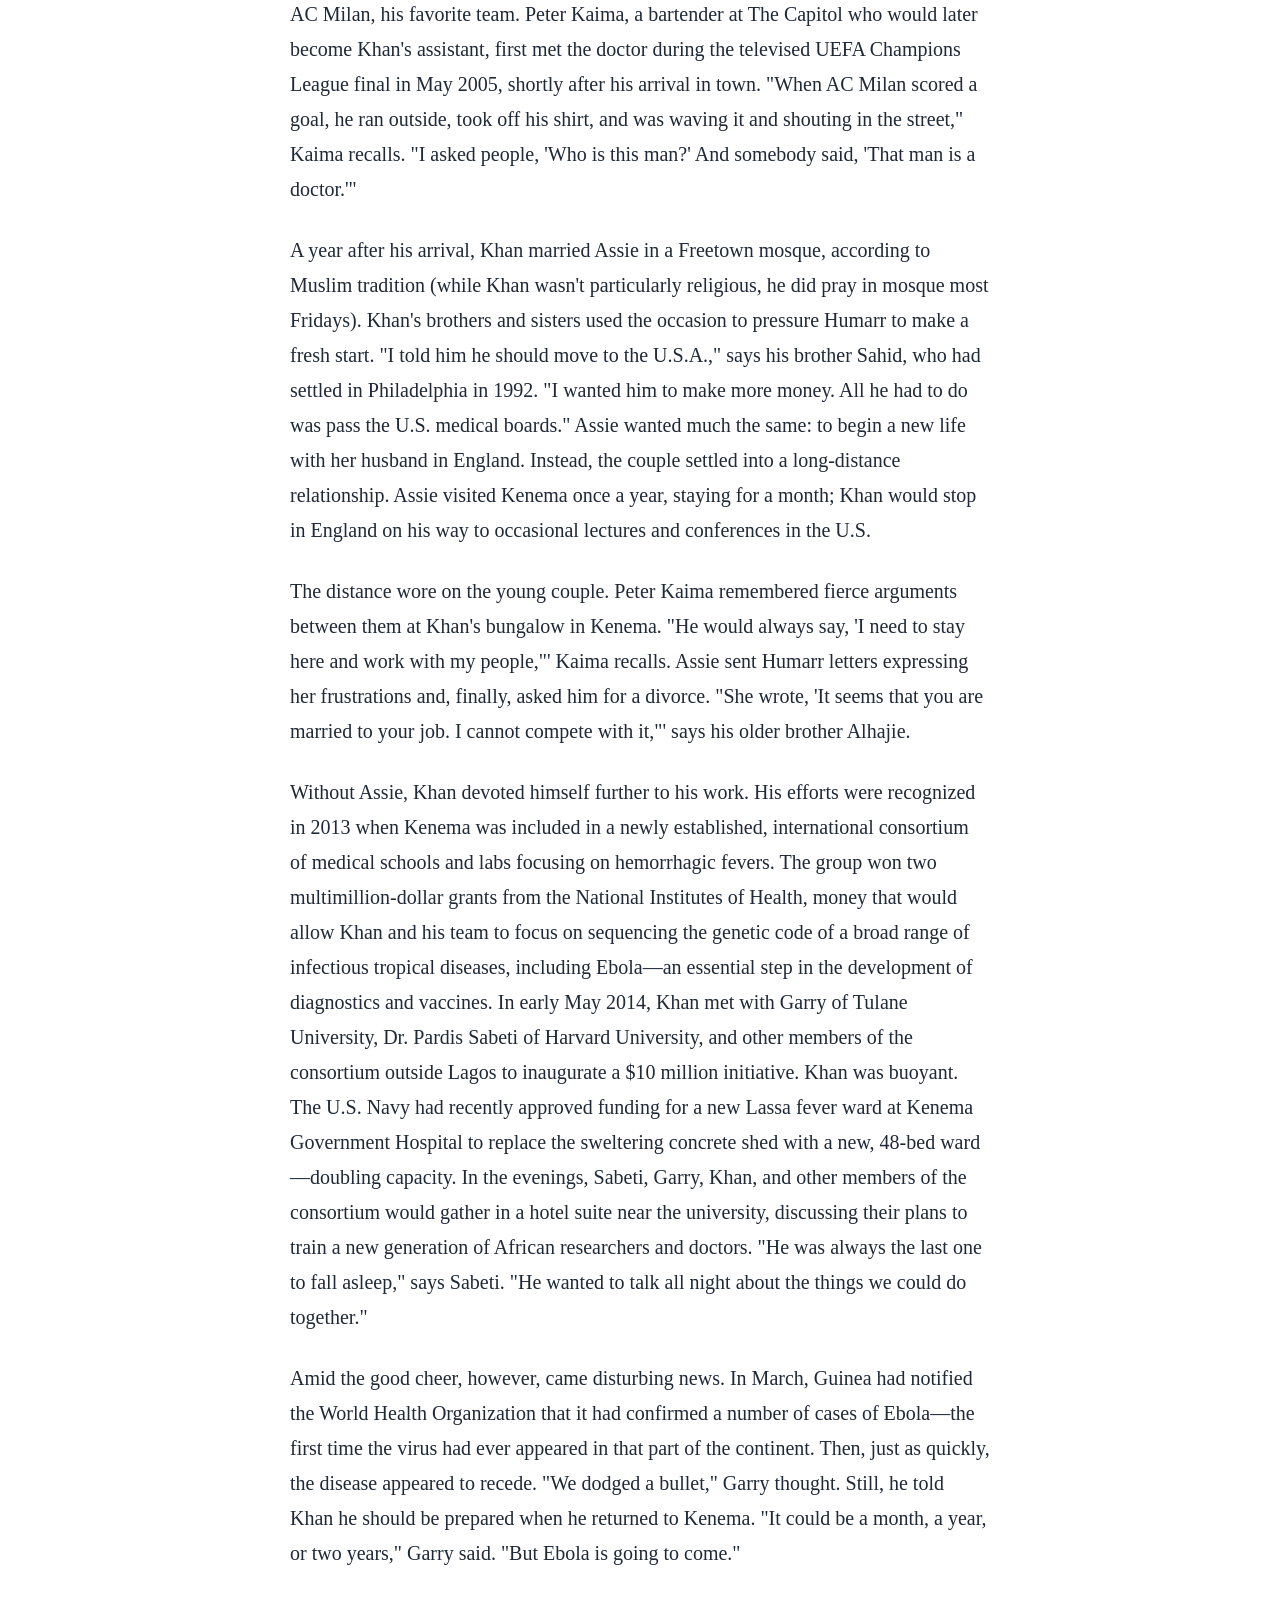
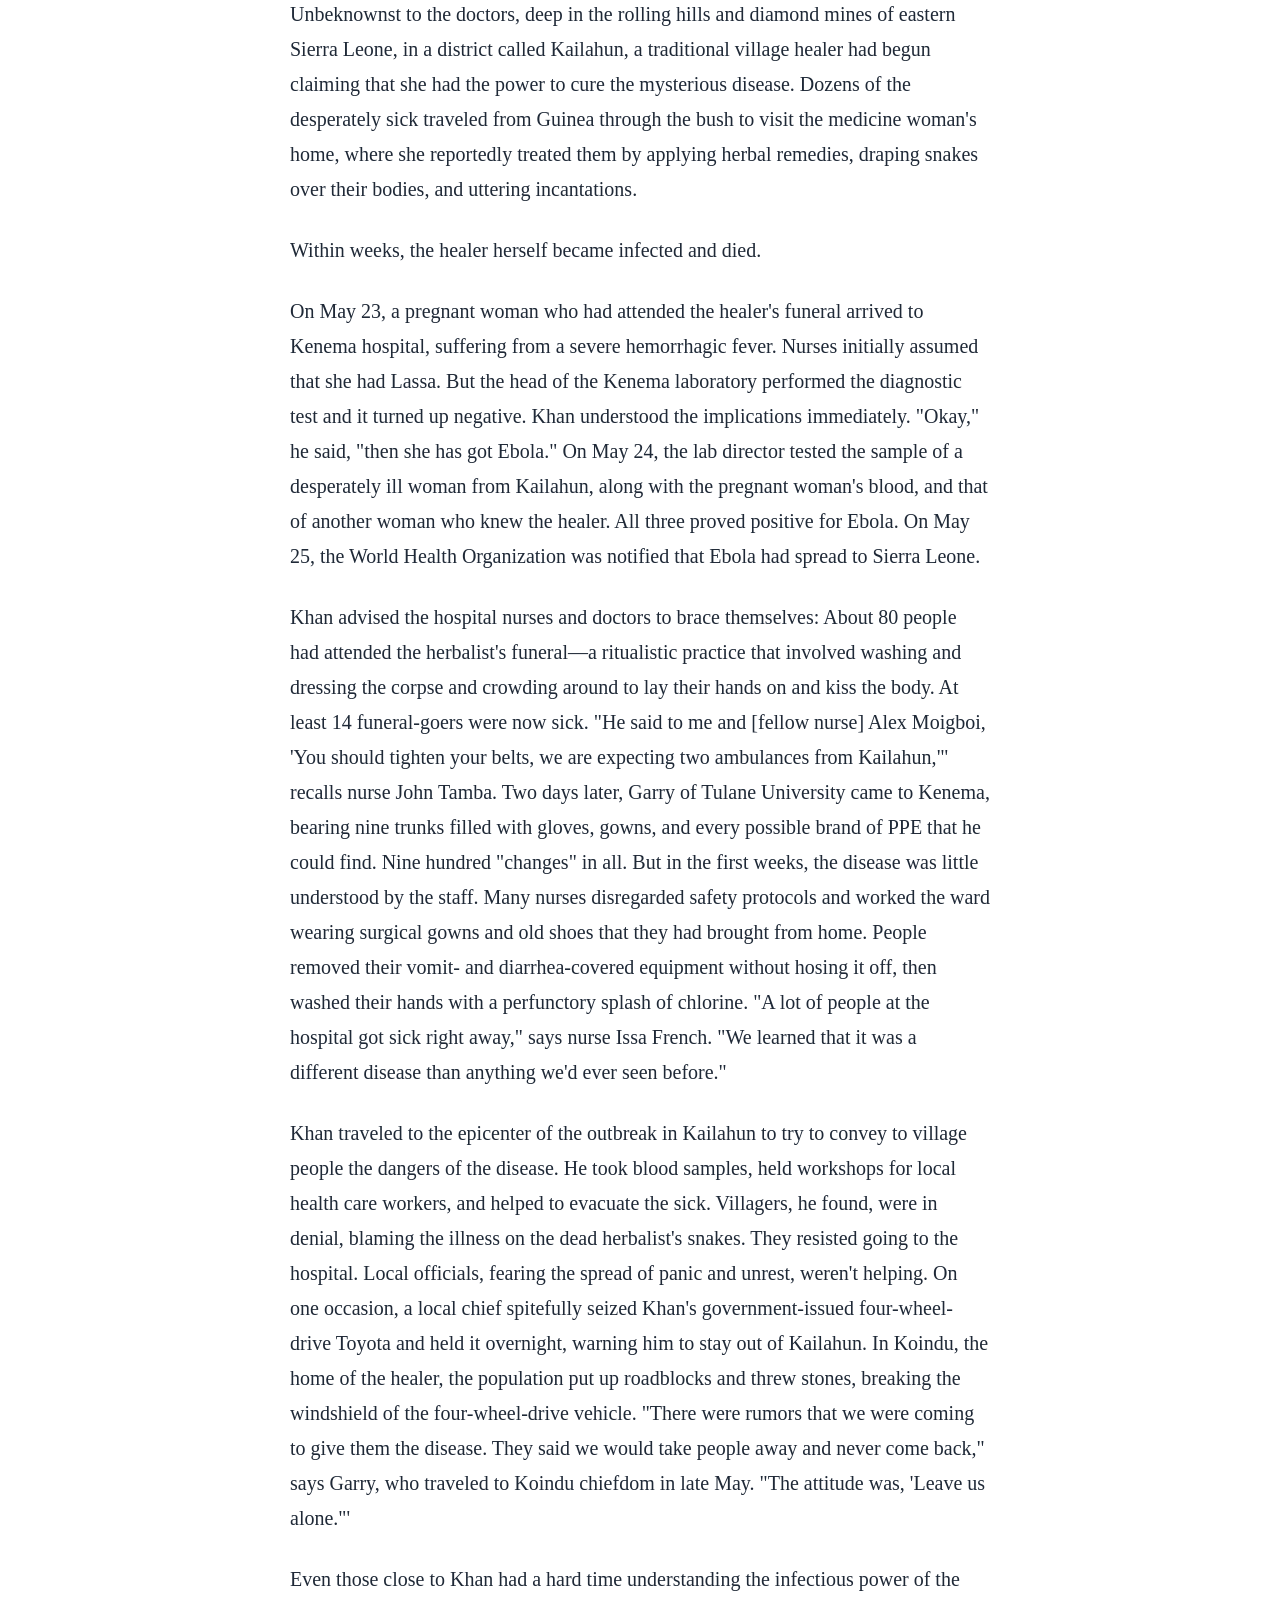
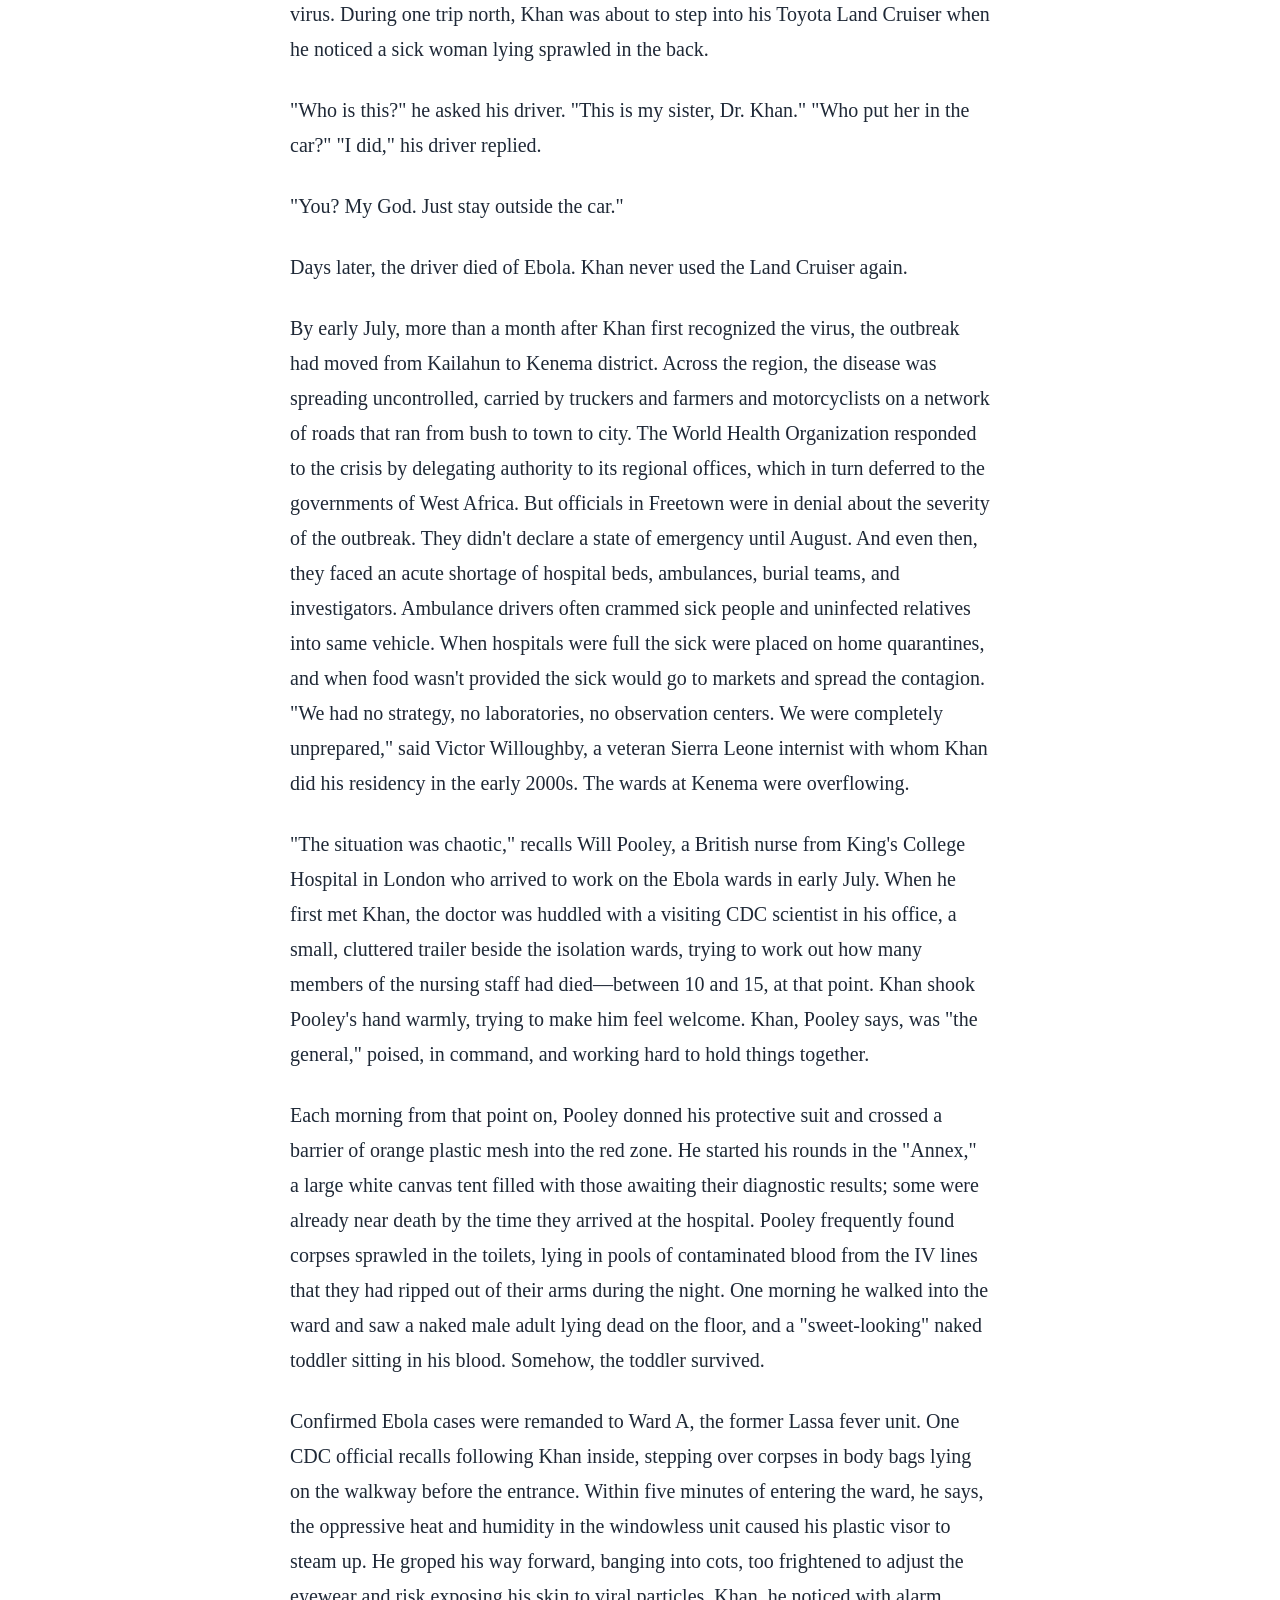
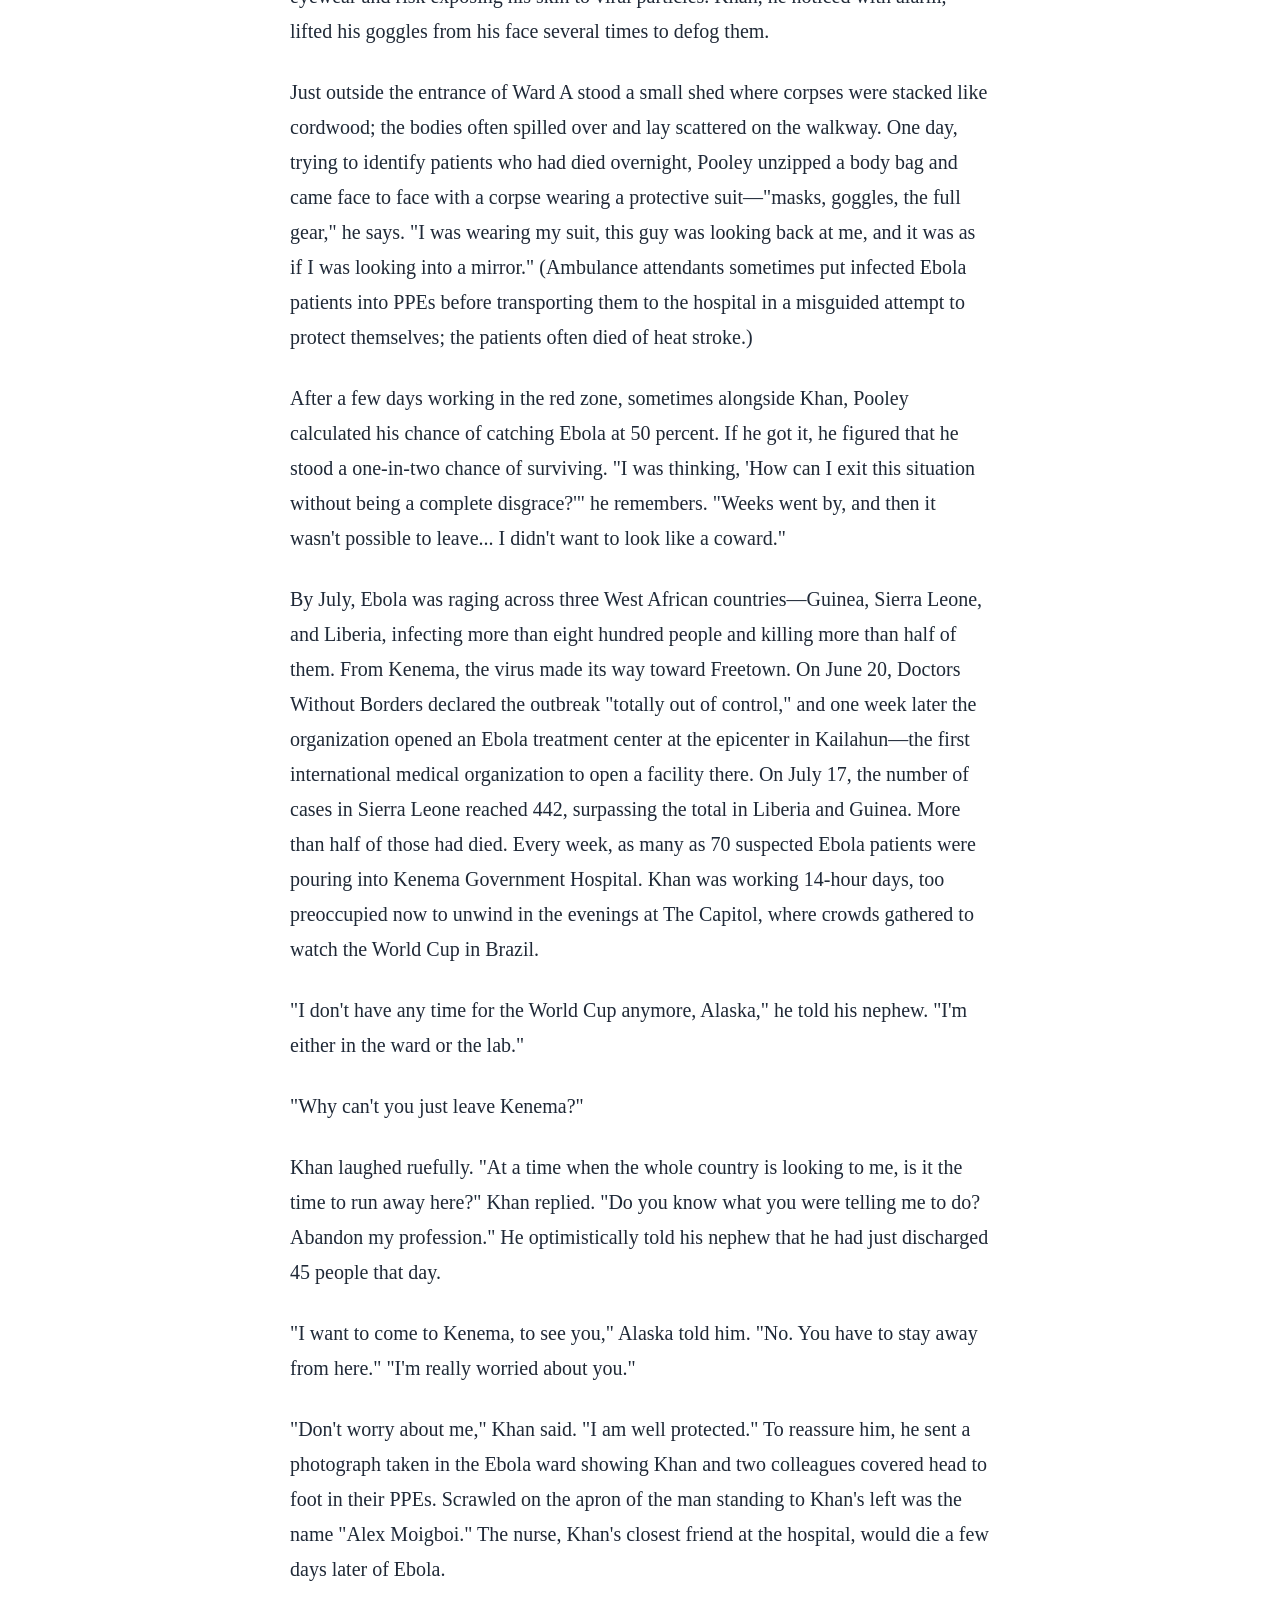
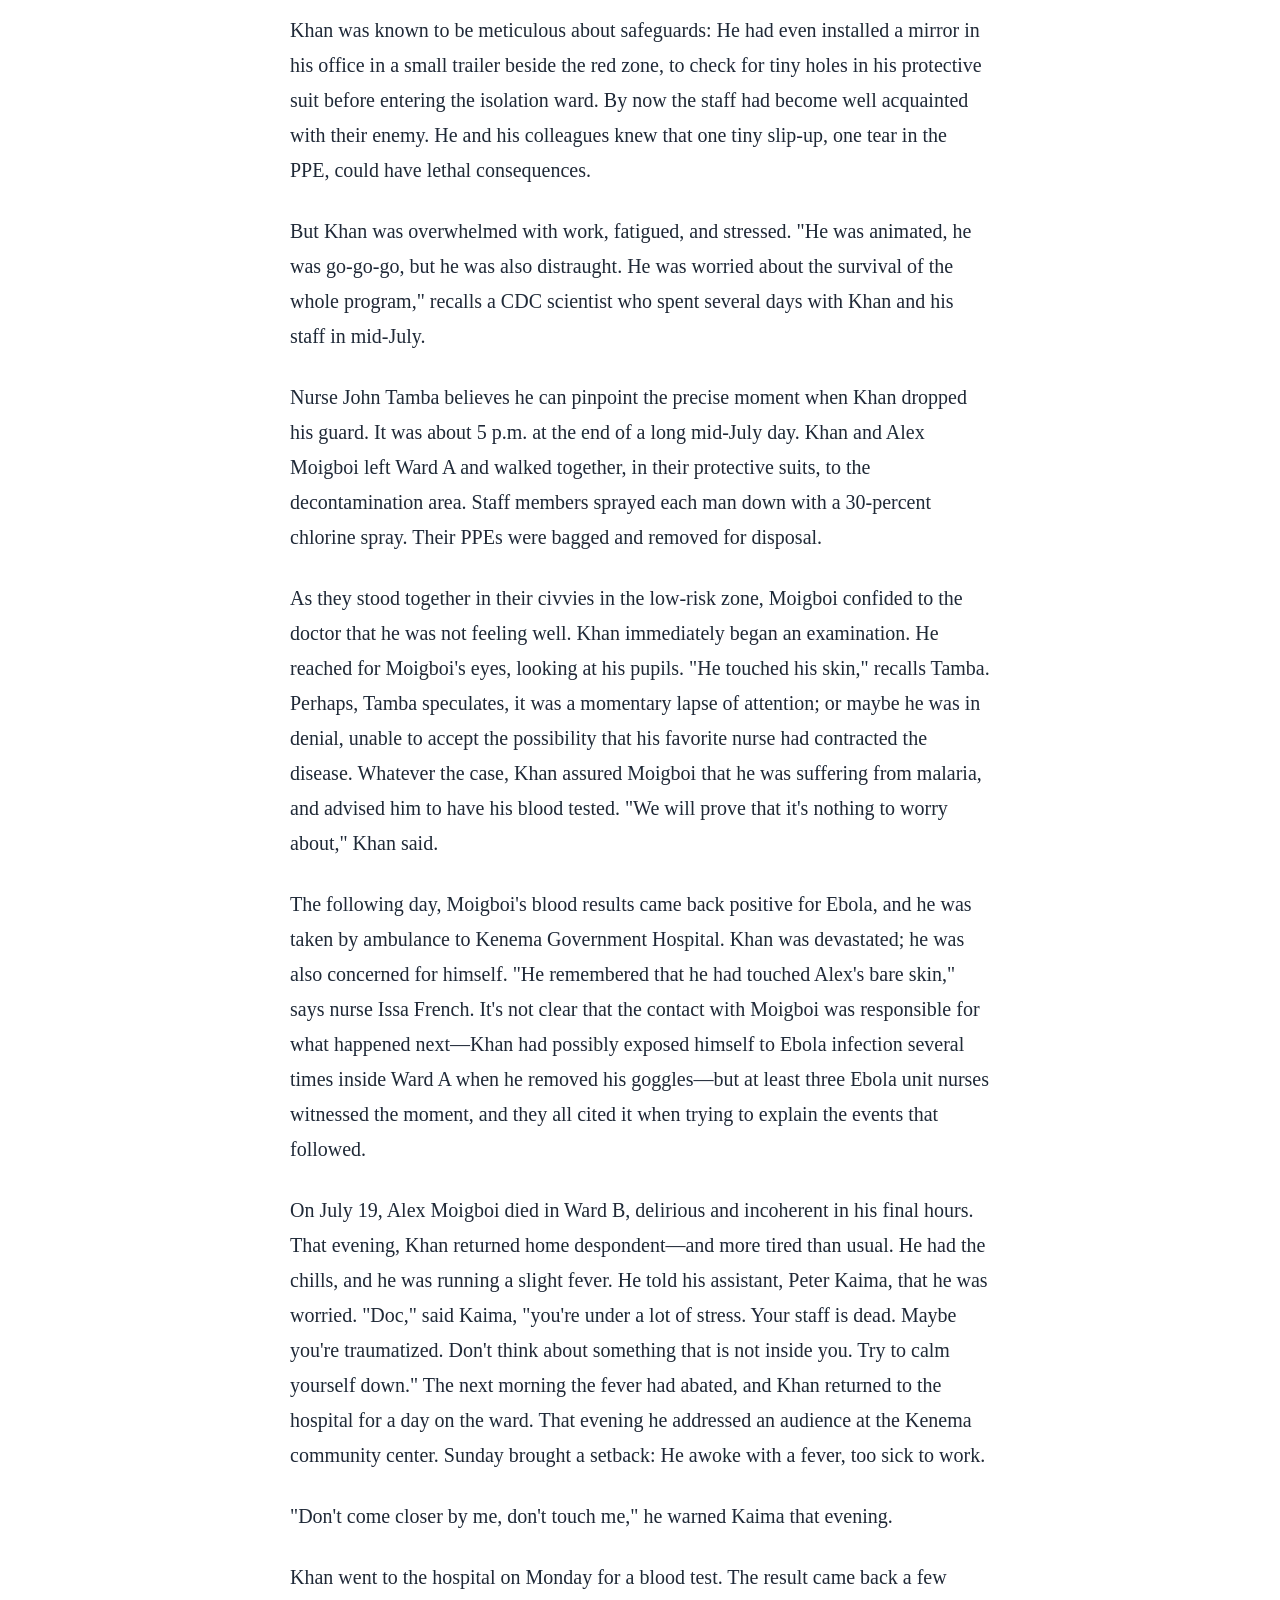
<file: dr-sheik-humarr-khan.html>
<!doctype html>
<html lang="en">
<head>
  <meta charset="utf-8">
  <meta name="viewport" content="width=device-width, initial-scale=1">
  <title>Did Sierra Leone’s Hero Doctor Have to Die? - Furious Doctors</title>
  <style>
    :root { color-scheme: light; --nav: #111827; --red: #d63a2e; }
    * { box-sizing: border-box; }
    body { margin: 0; color: #1f2937; background: #fff; font-family: Arial, Helvetica, sans-serif; }
    .site-header { display: flex; align-items: center; justify-content: space-between; gap: 28px; padding: 20px 32px 6px; }
    .brand { display: block; width: 260px; height: 70px; flex-shrink: 0; }
    .brand img { width: 100%; height: 100%; display: block; object-fit: contain; }
    nav { display: flex; flex-wrap: wrap; gap: 18px; justify-content: flex-end; }
    nav a { color: var(--nav); font-size: 15px; text-decoration: none; text-transform: uppercase; letter-spacing: .05em; }
    nav a:hover, nav a[aria-current="page"] { color: var(--red); }
    main { padding: 48px 32px 80px; }
    .article-shell { max-width: 860px; margin: 0 auto; }
    h1 { font-family: Georgia, 'Times New Roman', serif; margin: 0; color: #111827; font-size: clamp(36px, 5vw, 60px); line-height: 1.08; font-weight: 800; letter-spacing: -.025em; text-wrap: balance; }
    .article-subtitle { margin: 24px 0; color: #4b5563; font-size: clamp(20px, 2.3vw, 25px); line-height: 1.5; }
    .article-byline { margin: 0; font-size: 15px; font-weight: 700; }
    .article-header { font-family: Georgia, 'Times New Roman', serif; text-align: center; padding-bottom: 32px; margin-bottom: 38px; border-bottom: 1px solid #d1d5db; }
    .article-body { max-width: 700px; margin: 0 auto; font-family: Georgia, 'Times New Roman', serif; font-size: 20px; line-height: 1.75; overflow-wrap: break-word; }
    .article-body p { margin: 0 0 1.3em; }
    @media (max-width: 760px) {
      .site-header { align-items: flex-start; flex-direction: column; padding: 18px 18px 4px; gap: 20px; }
      .brand { width: 230px; height: 62px; }
      nav { justify-content: flex-start; gap: 16px; }
      main { padding: 36px 20px 56px; }
      .article-body { font-size: 18px; line-height: 1.7; }
      .article-header { margin-bottom: 28px; padding-bottom: 26px; }
    }
  </style>
  <link rel="stylesheet" href="public/assets/navigation.css">
  <script src="public/assets/navigation.js" defer></script>
</head>
<body>
  <header class="site-header">
    <a class="brand" href="index.html" aria-label="Furious Doctors">
      <img src="public/assets/brand/furious-doctors-logo-whitebg.jpg" alt="Furious Doctors">
    </a>
    <nav aria-label="Main navigation">
      <div class="nav-dropdown">
        <button class="nav-dropdown-toggle" type="button" aria-expanded="false" aria-controls="drc-ebola-menu" data-current-section>DRC Ebola</button>
        <div class="nav-dropdown-menu" id="drc-ebola-menu" hidden>
          <a href="drc-ebola.html">Outbreak trajectory</a>
          <a href="dr-sheik-humarr-khan.html" aria-current="page">Dr. Sheik Humarr Khan</a>
        </div>
      </div>
      <a href="index.html">Bangladesh measles</a>
      <a href="https://furiousdoctors.substack.com/subscribe">Subscribe</a>
    </nav>
  </header>

  <main id="article-top">
    <article class="article-shell" aria-labelledby="article-title">
      <header class="article-header">
        <h1 id="article-title">Did Sierra Leone’s Hero Doctor Have to Die?</h1>
        <p class="article-subtitle">He was a globally renowned expert in tropical diseases, and the hero who ran Sierra Leone&#x27;s worst Ebola ward. So why, when he finally fell ill, was he denied the extraordinary treatments that could have saved him?</p>
        <p class="article-byline">Joshua Hammer</p>
      </header>
      <div class="article-body">
        <p>Dr. Sheik Humarr Khan, the head of the Kenema Government Hospital&#x27;s Ebola ward, didn&#x27;t want his head nurse moved into the main isolation unit. Called Ward A, it consisted of eight small rooms lining a dingy corridor of exposed wiring, peeling paint, and grimy cement floors. It was narrow, stiflingly hot, and crowded with as many as 30 patients. Nurses squeezed between beds, injecting antibiotics, emptying buckets of diarrhea, hosing down vomit with chlorine. Some of the sick were delirious; others catatonic, with a stony-eyed stare that usually signaled that death was imminent. All of them were hooked up to intravenous fluid bags; in a state of disorientation, some would rip the needles out of their arms, spraying their blood in all directions.</p>
        <p>So Khan had bent the rules and moved the Ebola-stricken nurse to a private room in the observation wing, which was normally set aside for those awaiting their diagnostic test results. It was more comfortable and dignified—befitting the nurse&#x27;s status, Khan thought, as the most beloved figure at the hospital. Khan and Mbalu Fonnie had been each other&#x27;s family for much of the past decade. He called her &quot;mom.&quot; She thought of him as her son, and she took maternal pride in his accomplishments.</p>
        <p>A round-faced man who had been born poor in a village near Freetown, Khan had become a hero in Kenema, a backwater town of 130,000. As the head of the Lassa fever ward, he had treated more cases of hemorrhagic fever than anyone else in the world, helping thousands of patients recover their health. He attended conferences from New Orleans to Nigeria, published studies in major medical journals, and was soon headed to Harvard on sabbatical to work at the cutting edge of tropical disease research—mapping the virus genome. But now Khan was facing the greatest challenge of his life.</p>
        <p>&quot;We&#x27;re working hard to help you,&quot; he said to Fonnie, his voice muffled behind a face mask. Like the attending nurses, Khan was clad in full protective gear—DuPont Tyvek hooded suit, two pairs of surgical gloves, Wellington boots, and an apron. &quot;You have to hang in there.&quot; An attending nurse complained that the IV fluids weren&#x27;t flowing into Fonnie&#x27;s veins fast enough, so Khan retrieved a higher pole from which to hang the bag. He showed his chief nurse a get-well card sent by the U.S. ambassador, who had visited the hospital weeks earlier. &quot;We are with you,&quot; it read. &quot;Be strong.&quot; Then Khan turned away, struggling for composure.</p>
        <p>The first Ebola cases in Sierra Leone had been diagnosed in late May, in Koindu, one hundred miles north of Kenema, and since then the sick and the dying had been flowing into his hospital at an accelerating pace. The death toll had reached several hundred, though nobody knew the exact count; many were dying in isolated villages beyond the reach of health workers. Seventy people filled the wards at Kenema hospital, and more were arriving in ambulances or coming on foot every day. Khan felt let down by the Sierra Leone government, which had all but ignored the outbreak; the minister of health and other officials &quot;were too frightened,&quot; says one U.S. doctor, to travel to Kenema. Khan was sending out emails to friends around the world, begging for equipment. Most of the staff had fled—Khan was the only local doctor left—and the handful who had remained behind had begun to die. Four nurses other than Fonnie and one lab technician lay gravely ill in the Ebola wards.</p>
        <p>Nobody understood why so many nurses were getting infected. In the early days of the outbreak, Khan had introduced a rigorous decontamination procedure. After treating patients, staffers were thoroughly sprayed with a 30-percent chlorine solution. They would meticulously remove their personal protective equipment, or PPE—face shields, boots, and outer gloves—wash their hands with a 10-percent chlorine solution, a less abrasive but still effective mixture, and, after pulling off their second pair of gloves, receive a final squirt of Ebola-killing disinfectant. Still, they were falling ill. Some suspected that the problem was not the PPE-removal and cleaning-up process, but the PPEs themselves. It was widely believed that Fonnie and three other nurses had picked up the virus at the same time in mid-July, while helping another nurse, infected with Ebola, deliver her stillborn baby inside the isolation ward. The birth produced a massive amount of infected blood and other bodily fluids, and colleagues assumed that some viral particles had leaked through the PPEs.</p>
        <p>Khan &quot;was frustrated, distraught, and overwhelmed,&quot; says one Centers for Disease Control scientist. He spent much of his time trying to hold the hospital together. The facility was unguarded, and some patients, believing they weren&#x27;t sick, wandered off, escaping into the streets to return home. Crowds had begun to gather outside the hospital gates, bewildered and angry by the deaths of so many people. None could believe that a disease could be killing their loved ones so fast; they assumed there had to be a plot behind it. One peaceful vigil for nurse Fonnie nearly turned violent when a rumor spread that she had died. &quot;Let&#x27;s storm the hospital,&quot; somebody yelled, and hundreds surged forward. After the outburst, they directed their rage at Khan. &quot;The doctor is killing people, and these nurses are taking people&#x27;s hearts,&quot; they cried. Khan had no choice but to address the crowd himself. He walked out of the hospital and assured them the rumor was false. &quot;I&#x27;m putting my own life on the line,&quot; he told them. &quot;My nurses are dead, and I don&#x27;t know if I&#x27;m already infected or not.&quot;</p>
        <p>Seeing Khan, exhausted and alone, the people quieted down and wandered back to their huts in the bush and jungle-covered hills.</p>
        <p>In October I flew on Brussels Airlines to Sierra Leone, a former British colony about the size of West Virginia, sandwiched between Liberia and Guinea on the tropical west coast of Africa. The Ebola outbreak was then in its sixth month, and it showed no signs of letting up. (By late December, the number of confirmed cases reached nearly seven thousand; more than two thousand people have died. Only neighboring Liberia has reported higher numbers.) The outbreak had swept across the country with terrifying force, leaving a trail of corpses and eerily empty villages. And yet Khan&#x27;s story—a story that explains so much about the bravery of the first responders and how health officials, through ignorance, fear, and willful neglect, mishandled the situation—had gone largely unreported.</p>
        <p>The plane was packed with returning Sierra Leoneans, Western doctors and public health officials, and the atmosphere was hushed. I had covered more than a dozen wars, revolutions, and coups—including two trips to Sierra Leone in the midst of its devastating rebel war in the 1990s—but I had never faced anything so unsettling. On the ground, the fear was palpable. People had stopped shaking hands, and chlorinated water taps stood at the entrance to every building I entered. Outside Connaught Hospital, a crumbling facility in Central Freetown, I watched as a man stumbled out of a taxi, collapsed, and died in front of the entrance. Men in biohazard suits appeared moments later and sprayed down the vehicle; pedestrians hung back, horrified.</p>
        <p>Khan knew the risks better than almost anyone else in the world. Born in Mahera, a village of muddy roads across an estuary from Freetown, to a schoolmaster, he and his nine brothers and sisters grew up under firm rules. The elder Khan was a &quot;strict disciplinarian,&quot; recalls Humarr&#x27;s older brother C. Ray, who used a switch on his children and insisted they be held back a year if they finished below the top five in their class. But the rules weren&#x27;t without purpose. The Khans often offered to board poor children who lived too far away to walk to the school every day. &quot;His father was intent on making sure that all kids could attend school,&quot; says one of Khan&#x27;s close friends. &quot;The mother would make clothes for all those needy families who didn&#x27;t have any. Every week, they would invite some individual from the community to have dinner with them—someone very poor, or someone with medical problems.&quot;</p>
        <p>Khan, a bright boy with a mischievous streak, often tarried on the way to and from school to pluck mangoes from neighbors&#x27; gardens. By the time he was 10, he had started spending much of his time on weekends and after school down the street, wandering the grounds of Bai Bureh Memorial Hospital, a 50-bed private clinic founded by a wealthy German-French transplant and her husband, a Sierra Leonean obstetrician-gynecologist. The clinic drew expectant mothers and other patients from around the country—Siaka Stevens, Sierra Leone&#x27;s president, came here to be treated for malaria. Some camped out overnight in the Khan family living room while awaiting treatment. &quot;Squazu [Khan&#x27;s nickname] wanted to know, &#x27;Who is this person who is so important that people stay overnight to see him?&#x27;&quot; remembered Khan&#x27;s nephew &quot;Alaska&quot; Kargbo. Khan befriended the physicians&#x27; three children. As his friends played football, he was making toy stethoscopes out of string and a sink stopper, and examining his brothers and sisters. &quot;The surgeon became his role model,&quot; says Alaska. &quot;He started asking the man&#x27;s kids, when he was 13, 14, &#x27;How do I become a doctor?&#x27; They told him, &#x27;You have to study science.&#x27;&quot;</p>
        <p>At St. Francis secondary school—one of the best in the country for science—Khan led the debating team, read the news at assemblies, and tutored his schoolmates after hours in math, chemistry, and biology. He had so little money that his fellow students took turns buying him lunch at the &quot;kukeri&quot; shops that sold cheap meals of rice, cassava, and potatoes. His obsession with medicine was evident. One day he came across the report of a Western physician who had contracted Lassa fever and died. He told classmates: &quot;I want to be that guy. I want to cure Lassa fever.&quot;</p>
        <p>Khan graduated at the top of his class in 1993, and went on to medical school outside Freetown, where he started to date an attractive young nursing student named Assie. He had known Assie since junior high, but as the two grew closer, he fathered two children with two different women. &quot;He was young, and he went out to sow his oats,&quot; says his brother C. Ray.</p>
        <p>In 1991, a rebel movement called the Revolutionary United Front coalesced in the eastern corner of the country, near Liberia, vowing to bring down an authoritarian and corrupt government. The insurgents, many of them children, killed and hacked off the limbs of thousands of civilians. Like many, Khan fled to neighboring Guinea. In 1997, he made a perilous boat journey down the coast after leading student demonstrations against the military coup and eluding a warrant for his arrest. He remained in exile for months. After returning, he was again driven out when rebels marched into Freetown, killing and mutilating hundreds. In 1999, Khan and his whole family fled to Conakry, Guinea&#x27;s capital, where his siblings—many of whom had already relocated to the United States—tried to persuade Khan to do the same. Khan was unmoved. &quot;Everyone is saying Sierra Leone is lost,&quot; he told his family. &quot;But I&#x27;m going back to Freetown.&quot; He caught a flight back days after British troops drove the rebels out of the capital and encouraged his nephew, who dreamed of moving to the U.S., to join him. &quot;He told me, &#x27;America, America, America. You&#x27;re going to wash dishes, do odd jobs. You are wasting your time, Alaska. Come home.&quot;&#x27; Alaska did as his uncle asked.</p>
        <p>In the ruins of the capital, amid a traumatized population and a shattered infrastructure, Khan went to work. He practiced at a local government hospital and also became a visiting doctor in Kenema, a town 190 miles to the east. Since the 1970s, Kenema had maintained Sierra Leone&#x27;s only treatment center for Lassa fever, one of the biggest killers in eastern Sierra Leone. Like Ebola, Lassa is transmitted by animals—rodents, in this case—and attacks almost every tissue in the human body, beginning with the sinus membrane, intestine, lungs, and urinary system, before devastating the vascular system. The end result is remarkably similar: Internal bleeding and high fever kill up to 70 percent of Lassa patients who become sick enough to seek medical attention.</p>
        <p>In 2004, the director of Kenema&#x27;s Lassa fever program, Dr. Aniru Conteh, died after pricking himself with a needle while drawing blood from an infected patient. Khan saw an opportunity: He applied for the post and was quickly hired.</p>
        <p>&quot;I&#x27;m on my way to Kenema,&quot; he told his nephew. &quot;I&#x27;m leaving tomorrow.&quot;</p>
        <p>His family begged him not to take the job.</p>
        <p>&quot;But the last doctor died,&quot; Alaska replied. &quot;Don&#x27;t you know how dangerous it is?&quot;</p>
        <p>Khan was undaunted. &quot;They need me there,&quot; he said.</p>
        <p>The 190-mile stretch of highway between Freetown and Kenema has become one of the main transmission routes of the current Ebola outbreak. During the last week of October, when I made the journey in a four-wheel-drive vehicle with a driver and a translator, we were stopped en route at 20 &quot;Ebola checkpoints,&quot; rudimentary roadblocks manned by police, soldiers, and government health workers. At each one, my translator and I were ordered out of the car for a temperature check and a hand washing at a chlorinated water tap. (For reasons that nobody understood, the driver was exempted from the ritual.)</p>
        <p>Kenema, a decrepit tropical backwater, has been battered by the twin African scourges of war and disease. Smoke rose over jungle-covered hills in the distance, once a sanctuary for rebels. Just inside the front gate of Kenema Government Hospital, dozens of people sat listlessly on plastic chairs beneath a tarpaulin, possibly infected with Ebola, awaiting admission to a larger observation tent in the &quot;red zone.&quot; I observed from about 50 feet away as a man collapsed beside the guard booth and lay face down in the gravel, his chest heaving. A small boy, probably his grandson, squatted beside him. &quot;Can you hear me?&quot; a Red Cross official asked, to no response.</p>
        <p>When Khan arrived in Kenema in 2005, driving a beat-up sedan, the hospital was in a far different state. Tulane University had recently set up a state-of-the-art lab to test for Lassa fever, which meant that samples no longer had to be sent overseas.</p>
        <p>Researchers could diagnose the illness on the spot and get patients started on the right treatment. (A major scientific study had found that treating Lassa Fever victims with the antiviral drug Ribavirin during the first week of symptoms pushed the cure rate to 95 percent.) Khan worked closely with the lab, which grew viral proteins from a single strand of RNA and cultured human antibodies. He also tended to patients and opened a private practice. &quot;He liked to joke, and he was always advising you to further your education,&quot; says nurse Issa French. Khan often lingered with patients, asking about their families, their jobs, their aspirations; his enthusiasm struck his colleagues. &quot;He always wanted to talk about his latest cases,&quot; said Robert Garry of Tulane University, who worked closely with Khan. &quot;Poisonous snake bites, vitamin deficiencies, seeing stuff that he had learned about in medical school [in clinical situations] fascinated him.&quot;</p>
        <p>Kenema was still recovering from the rebel war, but Khan enjoyed the clean air and the slow pace. He found his way to The Capitol, a Lebanese-owned hotel and restaurant, which had hummus and tabbouleh on the menu, a murky swimming pool in the asphalt courtyard, and a flat-screen TV that played European football matches. After work he liked to sit in a wicker chair on the second-floor veranda, order a Maltina, and cheer on AC Milan, his favorite team. Peter Kaima, a bartender at The Capitol who would later become Khan&#x27;s assistant, first met the doctor during the televised UEFA Champions League final in May 2005, shortly after his arrival in town. &quot;When AC Milan scored a goal, he ran outside, took off his shirt, and was waving it and shouting in the street,&quot; Kaima recalls. &quot;I asked people, &#x27;Who is this man?&#x27; And somebody said, &#x27;That man is a doctor.&#x27;&quot;</p>
        <p>A year after his arrival, Khan married Assie in a Freetown mosque, according to Muslim tradition (while Khan wasn&#x27;t particularly religious, he did pray in mosque most Fridays). Khan&#x27;s brothers and sisters used the occasion to pressure Humarr to make a fresh start. &quot;I told him he should move to the U.S.A.,&quot; says his brother Sahid, who had settled in Philadelphia in 1992. &quot;I wanted him to make more money. All he had to do was pass the U.S. medical boards.&quot; Assie wanted much the same: to begin a new life with her husband in England. Instead, the couple settled into a long-distance relationship. Assie visited Kenema once a year, staying for a month; Khan would stop in England on his way to occasional lectures and conferences in the U.S.</p>
        <p>The distance wore on the young couple. Peter Kaima remembered fierce arguments between them at Khan&#x27;s bungalow in Kenema. &quot;He would always say, &#x27;I need to stay here and work with my people,&quot;&#x27; Kaima recalls. Assie sent Humarr letters expressing her frustrations and, finally, asked him for a divorce. &quot;She wrote, &#x27;It seems that you are married to your job. I cannot compete with it,&quot;&#x27; says his older brother Alhajie.</p>
        <p>Without Assie, Khan devoted himself further to his work. His efforts were recognized in 2013 when Kenema was included in a newly established, international consortium of medical schools and labs focusing on hemorrhagic fevers. The group won two multimillion-dollar grants from the National Institutes of Health, money that would allow Khan and his team to focus on sequencing the genetic code of a broad range of infectious tropical diseases, including Ebola—an essential step in the development of diagnostics and vaccines. In early May 2014, Khan met with Garry of Tulane University, Dr. Pardis Sabeti of Harvard University, and other members of the consortium outside Lagos to inaugurate a $10 million initiative. Khan was buoyant. The U.S. Navy had recently approved funding for a new Lassa fever ward at Kenema Government Hospital to replace the sweltering concrete shed with a new, 48-bed ward—doubling capacity. In the evenings, Sabeti, Garry, Khan, and other members of the consortium would gather in a hotel suite near the university, discussing their plans to train a new generation of African researchers and doctors. &quot;He was always the last one to fall asleep,&quot; says Sabeti. &quot;He wanted to talk all night about the things we could do together.&quot;</p>
        <p>Amid the good cheer, however, came disturbing news. In March, Guinea had notified the World Health Organization that it had confirmed a number of cases of Ebola—the first time the virus had ever appeared in that part of the continent. Then, just as quickly, the disease appeared to recede. &quot;We dodged a bullet,&quot; Garry thought. Still, he told Khan he should be prepared when he returned to Kenema. &quot;It could be a month, a year, or two years,&quot; Garry said. &quot;But Ebola is going to come.&quot;</p>
        <p>Unbeknownst to the doctors, deep in the rolling hills and diamond mines of eastern Sierra Leone, in a district called Kailahun, a traditional village healer had begun claiming that she had the power to cure the mysterious disease. Dozens of the desperately sick traveled from Guinea through the bush to visit the medicine woman&#x27;s home, where she reportedly treated them by applying herbal remedies, draping snakes over their bodies, and uttering incantations.</p>
        <p>Within weeks, the healer herself became infected and died.</p>
        <p>On May 23, a pregnant woman who had attended the healer&#x27;s funeral arrived to Kenema hospital, suffering from a severe hemorrhagic fever. Nurses initially assumed that she had Lassa. But the head of the Kenema laboratory performed the diagnostic test and it turned up negative. Khan understood the implications immediately. &quot;Okay,&quot; he said, &quot;then she has got Ebola.&quot; On May 24, the lab director tested the sample of a desperately ill woman from Kailahun, along with the pregnant woman&#x27;s blood, and that of another woman who knew the healer. All three proved positive for Ebola. On May 25, the World Health Organization was notified that Ebola had spread to Sierra Leone.</p>
        <p>Khan advised the hospital nurses and doctors to brace themselves: About 80 people had attended the herbalist&#x27;s funeral—a ritualistic practice that involved washing and dressing the corpse and crowding around to lay their hands on and kiss the body. At least 14 funeral-goers were now sick. &quot;He said to me and [fellow nurse] Alex Moigboi, &#x27;You should tighten your belts, we are expecting two ambulances from Kailahun,&quot;&#x27; recalls nurse John Tamba. Two days later, Garry of Tulane University came to Kenema, bearing nine trunks filled with gloves, gowns, and every possible brand of PPE that he could find. Nine hundred &quot;changes&quot; in all. But in the first weeks, the disease was little understood by the staff. Many nurses disregarded safety protocols and worked the ward wearing surgical gowns and old shoes that they had brought from home. People removed their vomit- and diarrhea-covered equipment without hosing it off, then washed their hands with a perfunctory splash of chlorine. &quot;A lot of people at the hospital got sick right away,&quot; says nurse Issa French. &quot;We learned that it was a different disease than anything we&#x27;d ever seen before.&quot;</p>
        <p>Khan traveled to the epicenter of the outbreak in Kailahun to try to convey to village people the dangers of the disease. He took blood samples, held workshops for local health care workers, and helped to evacuate the sick. Villagers, he found, were in denial, blaming the illness on the dead herbalist&#x27;s snakes. They resisted going to the hospital. Local officials, fearing the spread of panic and unrest, weren&#x27;t helping. On one occasion, a local chief spitefully seized Khan&#x27;s government-issued four-wheel-drive Toyota and held it overnight, warning him to stay out of Kailahun. In Koindu, the home of the healer, the population put up roadblocks and threw stones, breaking the windshield of the four-wheel-drive vehicle. &quot;There were rumors that we were coming to give them the disease. They said we would take people away and never come back,&quot; says Garry, who traveled to Koindu chiefdom in late May. &quot;The attitude was, &#x27;Leave us alone.&quot;&#x27;</p>
        <p>Even those close to Khan had a hard time understanding the infectious power of the virus. During one trip north, Khan was about to step into his Toyota Land Cruiser when he noticed a sick woman lying sprawled in the back.</p>
        <p>&quot;Who is this?&quot; he asked his driver. &quot;This is my sister, Dr. Khan.&quot; &quot;Who put her in the car?&quot; &quot;I did,&quot; his driver replied.</p>
        <p>&quot;You? My God. Just stay outside the car.&quot;</p>
        <p>Days later, the driver died of Ebola. Khan never used the Land Cruiser again.</p>
        <p>By early July, more than a month after Khan first recognized the virus, the outbreak had moved from Kailahun to Kenema district. Across the region, the disease was spreading uncontrolled, carried by truckers and farmers and motorcyclists on a network of roads that ran from bush to town to city. The World Health Organization responded to the crisis by delegating authority to its regional offices, which in turn deferred to the governments of West Africa. But officials in Freetown were in denial about the severity of the outbreak. They didn&#x27;t declare a state of emergency until August. And even then, they faced an acute shortage of hospital beds, ambulances, burial teams, and investigators. Ambulance drivers often crammed sick people and uninfected relatives into same vehicle. When hospitals were full the sick were placed on home quarantines, and when food wasn&#x27;t provided the sick would go to markets and spread the contagion. &quot;We had no strategy, no laboratories, no observation centers. We were completely unprepared,&quot; said Victor Willoughby, a veteran Sierra Leone internist with whom Khan did his residency in the early 2000s. The wards at Kenema were overflowing.</p>
        <p>&quot;The situation was chaotic,&quot; recalls Will Pooley, a British nurse from King&#x27;s College Hospital in London who arrived to work on the Ebola wards in early July. When he first met Khan, the doctor was huddled with a visiting CDC scientist in his office, a small, cluttered trailer beside the isolation wards, trying to work out how many members of the nursing staff had died—between 10 and 15, at that point. Khan shook Pooley&#x27;s hand warmly, trying to make him feel welcome. Khan, Pooley says, was &quot;the general,&quot; poised, in command, and working hard to hold things together.</p>
        <p>Each morning from that point on, Pooley donned his protective suit and crossed a barrier of orange plastic mesh into the red zone. He started his rounds in the &quot;Annex,&quot; a large white canvas tent filled with those awaiting their diagnostic results; some were already near death by the time they arrived at the hospital. Pooley frequently found corpses sprawled in the toilets, lying in pools of contaminated blood from the IV lines that they had ripped out of their arms during the night. One morning he walked into the ward and saw a naked male adult lying dead on the floor, and a &quot;sweet-looking&quot; naked toddler sitting in his blood. Somehow, the toddler survived.</p>
        <p>Confirmed Ebola cases were remanded to Ward A, the former Lassa fever unit. One CDC official recalls following Khan inside, stepping over corpses in body bags lying on the walkway before the entrance. Within five minutes of entering the ward, he says, the oppressive heat and humidity in the windowless unit caused his plastic visor to steam up. He groped his way forward, banging into cots, too frightened to adjust the eyewear and risk exposing his skin to viral particles. Khan, he noticed with alarm, lifted his goggles from his face several times to defog them.</p>
        <p>Just outside the entrance of Ward A stood a small shed where corpses were stacked like cordwood; the bodies often spilled over and lay scattered on the walkway. One day, trying to identify patients who had died overnight, Pooley unzipped a body bag and came face to face with a corpse wearing a protective suit—&quot;masks, goggles, the full gear,&quot; he says. &quot;I was wearing my suit, this guy was looking back at me, and it was as if I was looking into a mirror.&quot; (Ambulance attendants sometimes put infected Ebola patients into PPEs before transporting them to the hospital in a misguided attempt to protect themselves; the patients often died of heat stroke.)</p>
        <p>After a few days working in the red zone, sometimes alongside Khan, Pooley calculated his chance of catching Ebola at 50 percent. If he got it, he figured that he stood a one-in-two chance of surviving. &quot;I was thinking, &#x27;How can I exit this situation without being a complete disgrace?&#x27;&quot; he remembers. &quot;Weeks went by, and then it wasn&#x27;t possible to leave... I didn&#x27;t want to look like a coward.&quot;</p>
        <p>By July, Ebola was raging across three West African countries—Guinea, Sierra Leone, and Liberia, infecting more than eight hundred people and killing more than half of them. From Kenema, the virus made its way toward Freetown. On June 20, Doctors Without Borders declared the outbreak &quot;totally out of control,&quot; and one week later the organization opened an Ebola treatment center at the epicenter in Kailahun—the first international medical organization to open a facility there. On July 17, the number of cases in Sierra Leone reached 442, surpassing the total in Liberia and Guinea. More than half of those had died. Every week, as many as 70 suspected Ebola patients were pouring into Kenema Government Hospital. Khan was working 14-hour days, too preoccupied now to unwind in the evenings at The Capitol, where crowds gathered to watch the World Cup in Brazil.</p>
        <p>&quot;I don&#x27;t have any time for the World Cup anymore, Alaska,&quot; he told his nephew. &quot;I&#x27;m either in the ward or the lab.&quot;</p>
        <p>&quot;Why can&#x27;t you just leave Kenema?&quot;</p>
        <p>Khan laughed ruefully. &quot;At a time when the whole country is looking to me, is it the time to run away here?&quot; Khan replied. &quot;Do you know what you were telling me to do? Abandon my profession.&quot; He optimistically told his nephew that he had just discharged 45 people that day.</p>
        <p>&quot;I want to come to Kenema, to see you,&quot; Alaska told him. &quot;No. You have to stay away from here.&quot; &quot;I&#x27;m really worried about you.&quot;</p>
        <p>&quot;Don&#x27;t worry about me,&quot; Khan said. &quot;I am well protected.&quot; To reassure him, he sent a photograph taken in the Ebola ward showing Khan and two colleagues covered head to foot in their PPEs. Scrawled on the apron of the man standing to Khan&#x27;s left was the name &quot;Alex Moigboi.&quot; The nurse, Khan&#x27;s closest friend at the hospital, would die a few days later of Ebola.</p>
        <p>Khan was known to be meticulous about safeguards: He had even installed a mirror in his office in a small trailer beside the red zone, to check for tiny holes in his protective suit before entering the isolation ward. By now the staff had become well acquainted with their enemy. He and his colleagues knew that one tiny slip-up, one tear in the PPE, could have lethal consequences.</p>
        <p>But Khan was overwhelmed with work, fatigued, and stressed. &quot;He was animated, he was go-go-go, but he was also distraught. He was worried about the survival of the whole program,&quot; recalls a CDC scientist who spent several days with Khan and his staff in mid-July.</p>
        <p>Nurse John Tamba believes he can pinpoint the precise moment when Khan dropped his guard. It was about 5 p.m. at the end of a long mid-July day. Khan and Alex Moigboi left Ward A and walked together, in their protective suits, to the decontamination area. Staff members sprayed each man down with a 30-percent chlorine spray. Their PPEs were bagged and removed for disposal.</p>
        <p>As they stood together in their civvies in the low-risk zone, Moigboi confided to the doctor that he was not feeling well. Khan immediately began an examination. He reached for Moigboi&#x27;s eyes, looking at his pupils. &quot;He touched his skin,&quot; recalls Tamba. Perhaps, Tamba speculates, it was a momentary lapse of attention; or maybe he was in denial, unable to accept the possibility that his favorite nurse had contracted the disease. Whatever the case, Khan assured Moigboi that he was suffering from malaria, and advised him to have his blood tested. &quot;We will prove that it&#x27;s nothing to worry about,&quot; Khan said.</p>
        <p>The following day, Moigboi&#x27;s blood results came back positive for Ebola, and he was taken by ambulance to Kenema Government Hospital. Khan was devastated; he was also concerned for himself. &quot;He remembered that he had touched Alex&#x27;s bare skin,&quot; says nurse Issa French. It&#x27;s not clear that the contact with Moigboi was responsible for what happened next—Khan had possibly exposed himself to Ebola infection several times inside Ward A when he removed his goggles—but at least three Ebola unit nurses witnessed the moment, and they all cited it when trying to explain the events that followed.</p>
        <p>On July 19, Alex Moigboi died in Ward B, delirious and incoherent in his final hours. That evening, Khan returned home despondent—and more tired than usual. He had the chills, and he was running a slight fever. He told his assistant, Peter Kaima, that he was worried. &quot;Doc,&quot; said Kaima, &quot;you&#x27;re under a lot of stress. Your staff is dead. Maybe you&#x27;re traumatized. Don&#x27;t think about something that is not inside you. Try to calm yourself down.&quot; The next morning the fever had abated, and Khan returned to the hospital for a day on the ward. That evening he addressed an audience at the Kenema community center. Sunday brought a setback: He awoke with a fever, too sick to work.</p>
        <p>&quot;Don&#x27;t come closer by me, don&#x27;t touch me,&quot; he warned Kaima that evening.</p>
        <p>Khan went to the hospital on Monday for a blood test. The result came back a few hours later: negative. That day, Mbalu Fonnie, his beloved head nurse, died. &quot;He called me in a dull voice, and he said, &#x27;Alaska, Nurse Fonnie is dead. She was like my mom,&#x27;&quot; recalls Khan&#x27;s nephew. The next day, with Khan still ill, the laboratory ran the diagnostic test again. At 2 that afternoon the district medical officer and other officials arrived at Khan&#x27;s home.</p>
        <p>&quot;You should go outside,&quot; they told Kaima.</p>
        <p>Hovering in the doorway, Kaima watched a slumped-over Khan receive the news: The Ebola test had come back positive.</p>
        <p>Medical officials were immediately concerned about how Kenema&#x27;s patients and staff would receive the results. &quot;If people know you are sick,&quot; the chief medical officer told Khan, &quot;everyone will panic, they will leave Kenema.&quot; The officer made it clear that the best choice would be for Khan to go to the Doctors Without Borders center 75 miles to the north in Kailahun. Khan acquiesced.</p>
        <p>After a five-hour ambulance ride, in heavy rains and over a rutted dirt and mud track, Khan was received by physicians in protective gear. &quot;I can walk inside myself,&quot; he told them. They led him across a barrier of orange plastic mesh and into the isolation zone: six white tents, each one containing eight &quot;cholera cots,&quot; military-style beds with holes cut out for defecation. The doctors immediately placed Khan on a standard regimen of oral treatments-paracetamol for pain relief, antibiotics for diarrhea, and rehydration salts. Doctors Without Borders seldom use intravenous fluids with Ebola, believing that the risks of death from bleeding are greater than the potential benefits.</p>
        <p>Almost as soon as Khan entered isolation, a debate began about how to save him—one that would be steeped in agonized second-guessing and lingering controversy. On July 22, Sierra Leone&#x27;s government sent an email to medical experts around the world seeking information about a drug or a vaccine that might help.</p>
        <p>The appeal prompted a round of conference calls involving the World Health Organization, the U.S. Centers for Disease Control and Prevention, the Public Health Agency of Canada, the U.S. Army, and Doctors Without Borders. The discussion focused on ZMapp—an experimental vaccine manufactured from mouse-human antibodies grown in tobacco plants. The vaccine, which had cured 100 percent of 18 rhesus monkeys that had been given Ebola in a lab, had never been tested on a human. But three vials of it were being stored in a battery-powered freezer in the isolation ward just steps from Khan. They had been left there in June by the chief of the National Microbiology Laboratory in Winnipeg as a way to test the vaccine&#x27;s durability in tropical environments.</p>
        <p>The drugs were a gift. &quot;Everyone was on board for giving it to him, and I got off the phone thinking, &#x27;He&#x27;s got it,&quot;&#x27; says one medical officer who participated in a conference call. There was some trepidation about giving Khan a drug that had never been tested on humans, but almost everybody, it seemed, believed that the potential benefits outweighed the risks. &quot;Everybody agreed that it made sense that a very informed and important person, who had treated more patients with hemorrhagic fever than anyone else in the world, should be given the experimental drug,&quot; says the medical officer. But the final decision was left to Khan&#x27;s primary</p>
        <p>&quot;At the end they got cold feet,&quot; says the medical officer. &quot;The thinking was, &#x27;He&#x27;s such a high-profile individual. If we do it and we screw up we&#x27;ll be in big trouble.&#x27; I think they should have gone forward. Khan would have wanted it. The family would have wanted it. But they panicked. It was a very hard decision that nobody wants to make, and you have to respect them for it, whether it is your choice or not your choice.&quot;</p>
        <p>On July 25, the international groups finally informed Khan that they had decided against treating him with ZMapp. (Khan was made aware of the debate but was never asked for his opinion.)</p>
        <p>Yet there was another potential way to save Khan&#x27;s life. While the ZMapp debate intensified, Sierra Leone&#x27;s government contacted an air ambulance service to arrange for an evacuation to a better-equipped hospital in Western Europe or the United States. A jet reportedly owned by International SOS, founded by two French doctors in the 1980s, landed at Lungi Airport outside Freetown. Equipped with a single-person isolation unit, the jet sat on the runway while the minister of health, Miatta Kargbo, frantically contacted counterparts in Germany, Switzerland, and the United States, trying to arrange Khan&#x27;s transfer. (International SOS would not comment on whether its plane was involved in the attempted rescue operation.) According to C. Ray Khan, who was in daily communication with Kargbo, Western governments all rejected the minister&#x27;s pleas—none were apparently prepared to deal with the backlash from allowing an Ebola-infected patient into the country—but finally one country, possibly Germany, agreed to take him in.</p>
        <p>No one had ever before attempted to air evacuate an Ebola patient. Doctors pondered whether they could treat Khan, who was vomiting and had diarrhea, in a small space without becoming infected themselves, and whether Khan could withstand the stress of being shuttled by ambulance to Lungi Airport and then put on a plane.</p>
        <p>Conditions had to be perfect. Several times a day, the Doctors Without Borders physicians measured Khan&#x27;s white blood cell count, relaying the numbers to Kargbo. The count dropped sharply and then rose but, according to the version of events that Khan&#x27;s brother received in daily conversations with the minister of health, always remained too low to move him.</p>
        <p>Khan&#x27;s symptoms fluctuated accordingly. For the first three days in Kailahun, he was conversant and able to move with relative ease. He would spend much of the morning and afternoon—when the heat and humidity built up to uncomfortable levels inside the isolation tent—in a small cordoned-off outdoor area, sitting and chatting with visitors across the orange-mesh barrier. &quot;I was there every day, bringing him coconut water, a new charger for his cell phone, corn porridge for breakfast,&quot; Kaima says. &quot;Then Dr. Khan didn&#x27;t come outside for two days. He was not eating anymore.&quot; A World Health Organization physician working with Doctors Without Borders told Kaima on the fifth day that Khan&#x27;s condition had suddenly gone critical. The doctor helped Khan outdoors that afternoon. Khan looked frail, with a hollow-eyed stare, but he could still sit up.</p>
        <p>&quot;Doc, I know you are a fighter, you have to win this,&quot; Kaima said.</p>
        <p>&quot;Peter,&quot; Khan replied, weakly. &quot;You don&#x27;t know what I&#x27;m going through. This is not easy for me.&quot;</p>
        <p>On July 28, Mohamed Sankoh-Yela, a nurse from the Kenema Government Hospital who had tested positive for Ebola the previous day, arrived for treatment in Kailahun. &quot;Dr. Khan was not very strong, and he had frequent diarrhea,&quot; Sankoh-Yela remembers. Still, he was able to sit up in bed and make small talk. He did not seem, the Ebola-stricken nurse recalls, as if he were anywhere near the point of death. At Tulane University, Garry had been receiving regular updates from colleagues in Kailahun. &quot;We heard that he was feeling okay, he was doing fine,&quot; Garry says. &quot;We thought he had entered a critical period where if he makes it through the next few days he&#x27;d be out of danger.&quot;</p>
        <p>On July 29, the health minister called C. Ray Khan with good news: His brother&#x27;s white blood cell count had risen overnight, and he was nearing the level considered safe for air evacuation. But while his body was fighting the virus, he was now unable to stand without help, and he had near-constant bloody diarrhea. &quot;He asked me to help him change his Pampers,&quot; recalls Sankoh-Yela, &quot;then he asked me to take him out for fresh air.&quot; Sankoh-Yela, with the help of doctors, lay Khan down on pillows in the outdoor area in front of the tent. Around 2 p.m., Khan asked Sankoh-Yela to prop him up in a seated position. &quot;Dr. Khan, I am tired, I am also sick, I think I must leave you now,&quot; Sankoh-Yela told him.</p>
        <p>&quot;Yela, are you leaving me?&quot; Khan asked.</p>
        <p>&quot;Yes, I am running away from you now, I need to rest,&quot; he said and returned to the ward.</p>
        <p>Minutes later, lying in his bed, Sankoh-Yela heard a shout from outside. It was another nurse from Kenema, holding vigil for Khan.</p>
        <p>A few minutes later, C. Ray Khan received another call from the minister of health. &quot;Your brother passed away,&quot; she told him. &quot;We have to let the plane go.&quot;</p>
        <p>Khan was a test case. Every high-profile instance of infection that came after him went completely differently. In late July, Dr. Kent Brantly, an American physician-missionary in Monrovia, Liberia, fell sick with Ebola and, as Khan lay dying, the National Institutes of Health arranged a shipment of the three vials of ZMapp from Kailahun to his treatment center. As he rested in quarantine, nine days after showing the first symptoms, a single dose was injected into his bloodstream. Within an hour, Brantly&#x27;s breathing improved and a rash that had covered his body faded. Hours later he boarded a Phoenix Air Gulfstream jet contracted by the U.S. State Department and fitted with an &quot;aeromedical biological containment system,&quot; a collapsible plastic tent designed to house a single patient. From his isolation room at Emory University Hospital in Georgia, Brantly told the assembled media that &quot;God leads to unexpected places.&quot;</p>
        <p>Brantly&#x27;s colleague in Liberia, Nancy Writebol, contracted Ebola around the same time. She received the last two vials of the drug from Kailahun, and, on August 6, she was able to board the same Phoenix air ambulance and return to the United States, where she quickly recovered. During the same frantic period, the Spanish government sent a specially equipped Airbus A310 medical jet to Liberia to evacuate an infected missionary, Father Miguel Pajares, to Madrid. Pajares was also given ZMapp but he died in a hospital a week after his evacuation, one of two Ebola patients treated with ZMapp who did not survive. (The other was a Liberian doctor.)</p>
        <p>The fifth Ebola patient to be treated with ZMapp was Will Pooley, the British nurse at the Ebola ward in Kenema. The 50-50 odds of contracting the virus he had given himself did not work out in his favor. He believes he got the virus from an 18-month-old infant whose parents had died of the disease but who had initially tested negative; the nurse had begun changing its diapers, and the child developed Ebola symptoms while Pooley was caring for it.</p>
        <p>&quot;I thought I would go to Kailahun, and that scared me, because Khan had died there,&quot; Pooley recounted one evening over a beer in a bar in Freetown. &quot;But it also occurred to me that I wouldn&#x27;t have to go on the ward at Kenema.&quot; Instead Pooley traveled in an ambulance with a police escort to Lungi Airport, where he was put on a Royal Air Force air ambulance to London, and was given one of the world&#x27;s last remaining doses of ZMapp. &quot;I had a really high fever and the shits, and then I started to recover,&quot; he says. When we met, Pooley had been back in Sierra Leone for a week; he was working in the &quot;suspect ward&quot; at Connaught Hospital in Freetown, treating sick patients who were waiting for the results of their Ebola tests. The difference this time was that Pooley had almost certainly developed an immunity to the virus because of his previous exposure. &quot;The doctors aren&#x27;t 100 percent sure, but it&#x27;s probable,&quot; he says. Pooley believes that ZMapp cured him, and probably could have cured Khan as well. Medical experts aren&#x27;t so sure. &quot;If the question is, &#x27;Did ZMapp do this?&#x27; The answer is that we just don&#x27;t know,&quot; says Anthony Fauci, director of the National Institute of Allergy and Infectious Disease. &quot;People who are in much less sophisticated medical care conditions in West Africa are recovering 50 percent of the time.&quot;</p>
        <p>In the aftermath of Khan&#x27;s death, many of those involved in the decision-making have been reluctant to talk about what they know. &quot;Unfortunately I cannot comment on this matter at this time. Is that okay?&quot; Miatta Kargbo repeated robotically at least 15 times when I pressed her on the phone after she had been fired from her post as Sierra Leone&#x27;s minister of health. Doctors Without Borders, invoking patient-doctor privilege, refused to answer any questions about Khan&#x27;s condition while in their care, or even to explain why a patient who is walking and talking can, as Khan did, rapidly deteriorate and die. (Studies have attributed sudden death to shock and organ failure caused by fluid loss, and a sudden onset of arrhythmia.) According to Doctors Without Borders, the determining factor in denying Khan ZMapp was &quot;clinical&quot;—the belief that Khan&#x27;s condition had deteriorated to the point that ZMapp probably could not have helped him. But that doesn&#x27;t explain why Khan was up and about, talking coherently and eating well for his first few days in the treatment center.</p>
        <p>Doctors Without Borders also denied that it played any role in the &quot;management&quot; of the plan to evacuate Khan, or the final decision to abort the flight. This contradicted what C. Ray Khan had been told by the minister of health. &quot;Things aren&#x27;t adding up,&quot; he said in a phone conversation from Mahera. &quot;Somebody isn&#x27;t telling us the truth.&quot; Khan&#x27;s brother Alhajie remains angry that an African was denied treatment with the experimental drug while two white American doctors became the first to be given ZMapp, and distrusts Doctors Without Borders&#x27;s account of what happened. The decision, he says, &quot;looks political.&quot; One medical professional who was involved in the conference calls told me that Doctors Without Borders &quot;was being very paternalistic,&quot; entirely cutting Khan out of the decision-making process. &quot;It&#x27;s not that they didn&#x27;t want to do what was best for Khan,&quot; the medical professional says, but the organization allowed the perception to take root that &quot;it was about color.&quot;</p>
        <p>Khan was buried in a hastily dug grave in a weedy field behind the Kenema Government Hospital, next to the new, unfinished Lassa fever research center. The minister of health attended the ceremony, but many other government officials were afraid to come, and Khan&#x27;s immediate family stayed away. &quot;He died like a brave soldier defending his country,&quot; I was told by Victor Willoughby, Khan&#x27;s mentor, who himself died of Ebola in December. During my visit to Kenema, a nurse from the Ebola unit took me behind the compound to show me the grave. It was a desolate place, a slab of marble-tiled concrete standing alone in a field of dirt and weeds. There were no markings on the tomb, which was already crumbling, and the only indication of who was buried there were three black flags drooping from wooden posts, left by different departments at the hospital. &quot;The district health management team extend their condolence to the family and friends of Sheik Humarr Khan,&quot; one read, &quot;who suddenly left us when we needed him most.&quot;</p>
        <p>On my last afternoon in Sierra Leone, I took the ferry to meet Khan&#x27;s family in Mahera, where the doctor&#x27;s love of medicine had first taken hold. I was met by his brother C. Ray, and together we drove to a low-slung yellow house a few blocks from the sea. The family&#x27;s 98-year-old patriarch sat on the porch, draped in a brown traditional gown and Muslim skullcap, still as a statue, acknowledging my presence with a trembling lip. His wife, who is 86, sat beside him, clad in a richly patterned peacock-blue gown and maroon headscarf. She shook my hand and managed a soft &quot;hello.&quot; I tried to engage them in conversation but made little headway, except when C. Ray prodded his mother about the corporal punishment that she had sometimes meted out to young Humarr when he misbehaved.</p>
        <p>&quot;I whipped him six times with a small, thin cane on his butt,&quot; she said.</p>
        <p>&quot;It was more like 12 times,&quot; C. Ray interjected.</p>
        <p>The old woman nodded. &quot;He was a very nice boy,&quot; she murmured. &quot;A quiet boy.&quot;</p>
        <p>C. Ray brought out a folder filled with family photographs—a portrait of his grandfather in the British colonial police force in the early 1930s, Khan posing in front of his car a decade ago: with a grin so wide he seems to be laughing at a joke between him and the photographer. After a time, I excused myself to catch my flight home to Europe, and the elder Khan finally mumbled something. &quot;My father wants to pray for you,&quot; C. Ray said. Khan raised his hands and chanted a prayer in Arabic in a raspy whisper, which C. Ray translated: &quot;Take this son of America home, safely. Guide him well.&quot;</p>
        <p>As we walked to my taxi, C. Ray gazed at me intently. &quot;When the minister of health called me about my brother, and told me that he had passed away, I said to myself, &#x27;Oh, wait a minute, how am I going to tell my parents?&#x27;&quot; He had decided to take them into their bedroom, where he asked them to sit down. &quot;I have some bad news for you about your son,&quot; he said. &quot;Do you remember that you didn&#x27;t want him to go work in the Lassa fever program because of what had happened to the other doctor? Okay, well, he got sick from Ebola, and he died.&quot;</p>
        <p>C. Ray braced himself for the worst. He had expected that his mother and father would collapse. He imagined having to call an ambulance and rushing with them to the hospital emergency room. Instead, they sat perfectly still, saying nothing. Then they raised their hands together toward the ceiling and began to pray.</p>
        <p>&quot;Thank you for what you&#x27;ve done for Humarr. For what you&#x27;ve done for us,&quot; they said. &quot;You are the only one who gives life and takes life, so who are we to cry?&quot;</p>
        <p>C. Ray was flabbergasted.</p>
        <p>His father looked at him: &quot;Nobody cries in this house,&quot; he said. &quot;We should all give thanks to God.&quot;</p>
      </div>
    </article>
  </main>
</body>
</html>
</file>
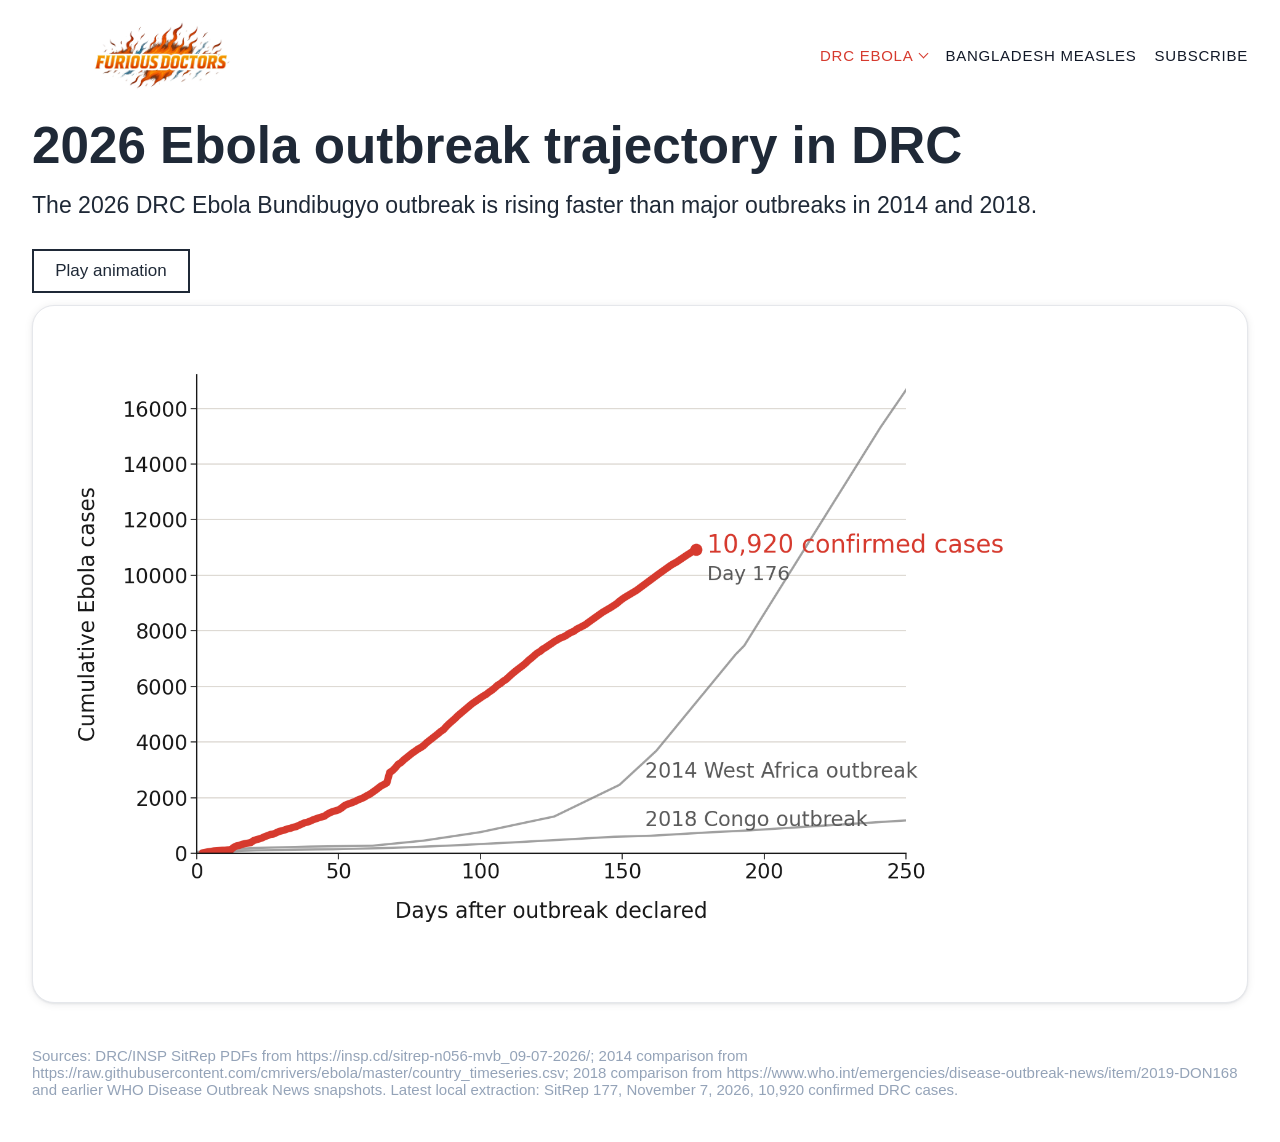
<file: drc-ebola.html>
<!doctype html>
<html lang="en">
<head>
  <meta charset="utf-8">
  <meta name="viewport" content="width=device-width, initial-scale=1">
  <title>Furious Doctors</title>
  <style>
    :root {
      color-scheme: light;
      --bg: #ffffff;
      --fg: #1f2937;
      --muted: #94a3b8;
      --card-line: #e5e7eb;
      --nav: #111827;
      --red: #d63a2e;
      --shadow: 0 1px 2px rgba(15, 23, 42, 0.08), 0 1px 8px rgba(15, 23, 42, 0.08);
    }

    * {
      box-sizing: border-box;
    }

    body {
      margin: 0;
      background: var(--bg);
      color: var(--fg);
      font-family: Arial, Helvetica, sans-serif;
    }

    .site-header {
      display: flex;
      align-items: center;
      justify-content: space-between;
      gap: 28px;
      padding: 20px 32px 6px;
    }

    .brand {
      display: block;
      width: 260px;
      height: 70px;
      overflow: hidden;
      background: #fff;
    }

    .brand img {
      width: 100%;
      height: 100%;
      display: block;
      object-fit: contain;
      object-position: center;
    }

    nav {
      display: flex;
      flex-wrap: wrap;
      gap: 18px;
      justify-content: flex-end;
    }

    nav a {
      color: var(--nav);
      font-size: 15px;
      text-decoration: none;
      text-transform: uppercase;
      letter-spacing: 0.05em;
    }

    nav a:hover,
    nav a[aria-current="page"] {
      color: var(--red);
    }

    main {
      min-height: calc(100vh - 64px);
      padding: 20px 32px 44px;
    }

    .page-shell {
      width: min(100%, 1500px);
      margin: 0 auto;
    }

    h1 {
      margin: 0;
      max-width: 1180px;
      font-size: clamp(32px, 4vw, 58px);
      font-weight: 800;
      letter-spacing: 0;
    }

    .lead {
      max-width: 1120px;
      margin: 16px 0 28px;
      font-size: clamp(20px, 1.8vw, 28px);
      line-height: 1.28;
      font-weight: 400;
    }

    .video-wrap {
      width: 100%;
      background: var(--bg);
      margin: 0;
      border: 1px solid var(--card-line);
      border-radius: 22px;
      padding: 16px;
      box-shadow: var(--shadow);
    }

    video {
      display: block;
      width: 100%;
      height: auto;
    }

    .animation-header {
      width: 100%;
      display: flex;
      align-items: center;
      justify-content: flex-start;
      gap: 18px;
      margin: 0 0 12px;
    }

    .play-button {
      appearance: none;
      border: 2px solid var(--fg);
      background: transparent;
      color: var(--fg);
      border-radius: 0;
      padding: 10px 18px;
      min-width: 158px;
      font: inherit;
      font-size: 17px;
      font-weight: 500;
      cursor: pointer;
    }

    .play-button:hover {
      border-color: var(--red);
      color: var(--red);
    }

    footer {
      margin-top: 44px;
      color: var(--muted);
      font-size: 15px;
    }

    @media (max-width: 760px) {
      .site-header {
        align-items: flex-start;
        flex-direction: column;
        padding: 18px 18px 4px;
      }

      nav {
        justify-content: flex-start;
      }

      main {
        padding: 18px;
      }

      .animation-header {
        align-items: flex-start;
        flex-direction: column;
      }

      .brand {
        width: 230px;
        height: 62px;
      }

      .video-wrap {
        border-radius: 16px;
        padding: 10px;
      }
    }
  </style>
  <link rel="stylesheet" href="public/assets/navigation.css">
  <script src="public/assets/navigation.js" defer></script>
</head>
<body>
  <header class="site-header">
    <a class="brand" href="index.html" aria-label="Furious Doctors">
      <img src="public/assets/brand/furious-doctors-logo-whitebg.jpg" alt="Furious Doctors">
    </a>
    <nav aria-label="Main navigation">
      <div class="nav-dropdown">
        <button class="nav-dropdown-toggle" type="button" aria-expanded="false" aria-controls="drc-ebola-menu" data-current-section>DRC Ebola</button>
        <div class="nav-dropdown-menu" id="drc-ebola-menu" hidden>
          <a href="drc-ebola.html" aria-current="page">Outbreak trajectory</a>
          <a href="dr-sheik-humarr-khan.html">Dr. Sheik Humarr Khan</a>
        </div>
      </div>
      <a href="index.html">Bangladesh measles</a>
      <a href="https://furiousdoctors.substack.com/subscribe">Subscribe</a>
    </nav>
  </header>

  <main>
    <div class="page-shell">
      <h1>2026 Ebola outbreak trajectory in DRC</h1>

      <p class="lead">
        The 2026 DRC Ebola Bundibugyo outbreak is rising faster than major outbreaks in 2014 and 2018.
      </p>

      <div class="animation-header">
        <button class="play-button" type="button" id="playButton" aria-controls="outbreakVideo">Play animation</button>
      </div>
      <div class="video-wrap">
        <video id="outbreakVideo" playsinline preload="metadata" poster="public/assets/bundibugyo/bundibugyo_still_red_black_1080p.png?v=20261107-sitrep177">
          <source src="public/assets/bundibugyo/bundibugyo_full_65_days_1080p.mp4?v=20261107-sitrep177" type="video/mp4">
        </video>
      </div>
      <footer>
        Sources: DRC/INSP SitRep PDFs from https://insp.cd/sitrep-n056-mvb_09-07-2026/; 2014 comparison from https://raw.githubusercontent.com/cmrivers/ebola/master/country_timeseries.csv; 2018 comparison from https://www.who.int/emergencies/disease-outbreak-news/item/2019-DON168 and earlier WHO Disease Outbreak News snapshots. Latest local extraction: SitRep 177, November 7, 2026, 10,920 confirmed DRC cases.
      </footer>
    </div>
  </main>

  <script>
    const video = document.getElementById("outbreakVideo");
    const playButton = document.getElementById("playButton");

    function syncPlayButton() {
      playButton.textContent = video.paused ? "Play animation" : "Pause animation";
    }

    playButton.addEventListener("click", () => {
      if (video.paused) {
        video.play();
      } else {
        video.pause();
      }
    });

    video.addEventListener("play", syncPlayButton);
    video.addEventListener("pause", syncPlayButton);
    video.addEventListener("ended", syncPlayButton);
  </script>
</body>
</html>
</file>
<file: public/assets/navigation.css>
.nav-dropdown { position: relative; }
.nav-dropdown-toggle {
  display: flex;
  align-items: center;
  gap: 7px;
  border: 0;
  padding: 0;
  background: transparent;
  color: var(--nav, #111827);
  font: inherit;
  font-size: 15px;
  text-transform: uppercase;
  letter-spacing: .05em;
  cursor: pointer;
}
.nav-dropdown-toggle::after {
  content: "";
  width: 6px;
  height: 6px;
  border-right: 1.5px solid currentColor;
  border-bottom: 1.5px solid currentColor;
  transform: translateY(-2px) rotate(45deg);
}
.nav-dropdown-toggle:hover,
.nav-dropdown-toggle[aria-expanded="true"],
.nav-dropdown-toggle[data-current-section] { color: #d63a2e; }
.nav-dropdown-menu {
  position: absolute;
  top: 100%;
  left: 0;
  z-index: 20;
  min-width: 255px;
  max-width: calc(100vw - 36px);
  padding: 12px 0 6px;
  border: 1px solid #e5e7eb;
  background: #fff;
  box-shadow: 0 8px 24px rgba(15,23,42,.12);
}
.nav-dropdown-menu[hidden] { display: none; }
.nav-dropdown-menu a {
  display: block;
  padding: 12px 16px;
  font-size: 15px;
  text-transform: none;
  letter-spacing: 0;
  line-height: 1.4;
}
.nav-dropdown-menu a:hover { background: #f8fafc; }
nav a:focus-visible, .nav-dropdown-toggle:focus-visible {
  outline: 2px solid #d63a2e;
  outline-offset: 4px;
}
</file>
